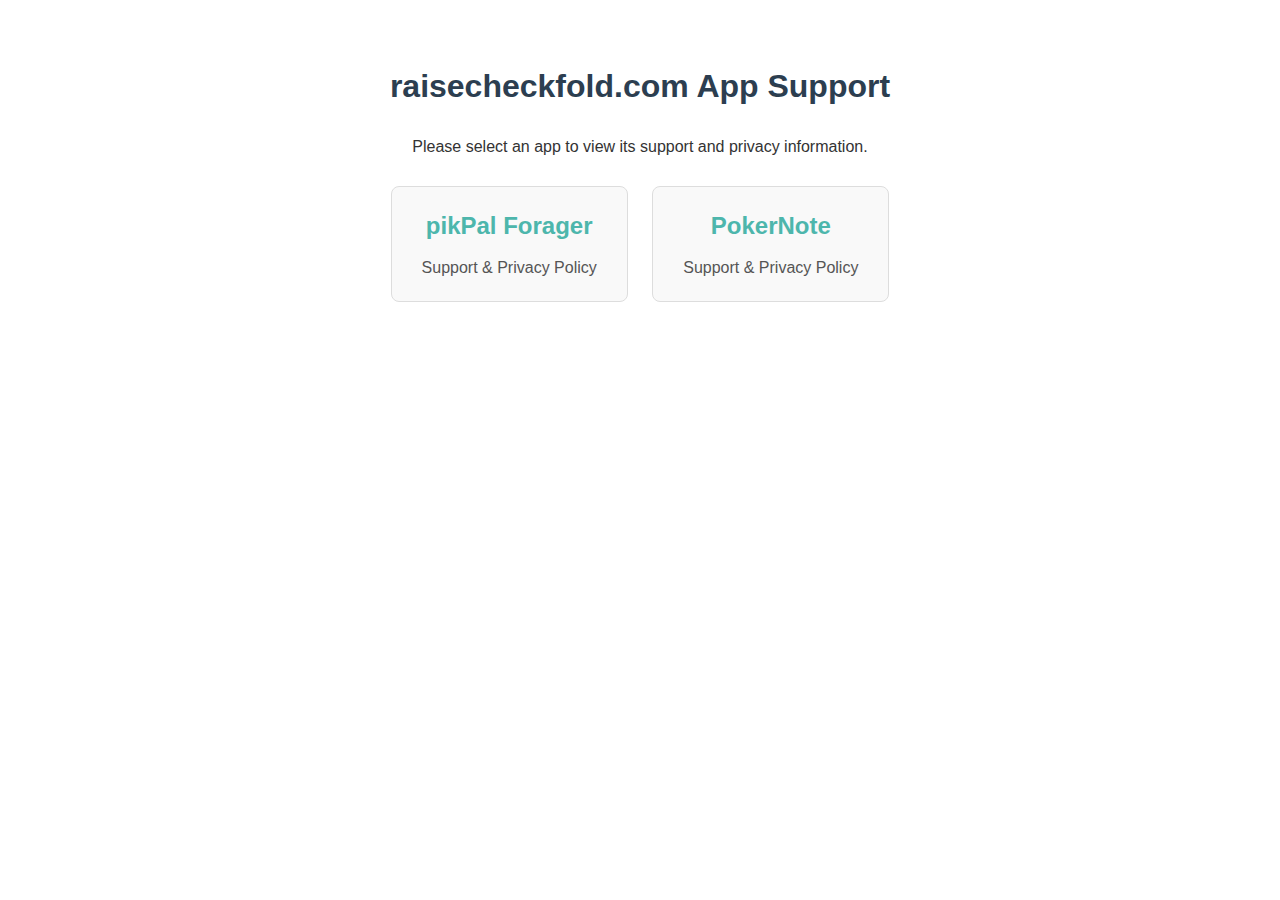
<file: index.html>
<!DOCTYPE html>
<html lang="en">
<head>
    <meta charset="UTF-8">
    <meta name="viewport" content="width=device-width, initial-scale=1.0">
    <title>raisecheckfold.com - App Support</title>
    <style>
        body { font-family: -apple-system, BlinkMacSystemFont, "Segoe UI", Roboto, "Helvetica Neue", Arial, sans-serif; line-height: 1.6; color: #333; max-width: 800px; margin: 0 auto; padding: 40px 20px; text-align: center; }
        h1 { color: #2c3e50; }
        .app-link { display: inline-block; background-color: #f9f9f9; border: 1px solid #ddd; padding: 20px 30px; border-radius: 8px; margin: 10px; text-decoration: none; color: #333; transition: transform 0.2s, box-shadow 0.2s; }
        .app-link:hover { transform: translateY(-5px); box-shadow: 0 4px 12px rgba(0,0,0,0.1); }
        .app-link h2 { margin: 0 0 10px 0; color: #4DB6AC; }
        .app-link p { margin: 0; color: #555; }
    </style>
</head>
<body>
    <h1>raisecheckfold.com App Support</h1>
    <p>Please select an app to view its support and privacy information.</p>
    <div>
        <a href="/pikpal/" class="app-link">
            <h2>pikPal Forager</h2>
            <p>Support & Privacy Policy</p>
        </a>
        <a href="/pokernote/" class="app-link">
            <h2>PokerNote</h2>
            <p>Support & Privacy Policy</p>
        </a>
    </div>
</body>
</html>
</file>
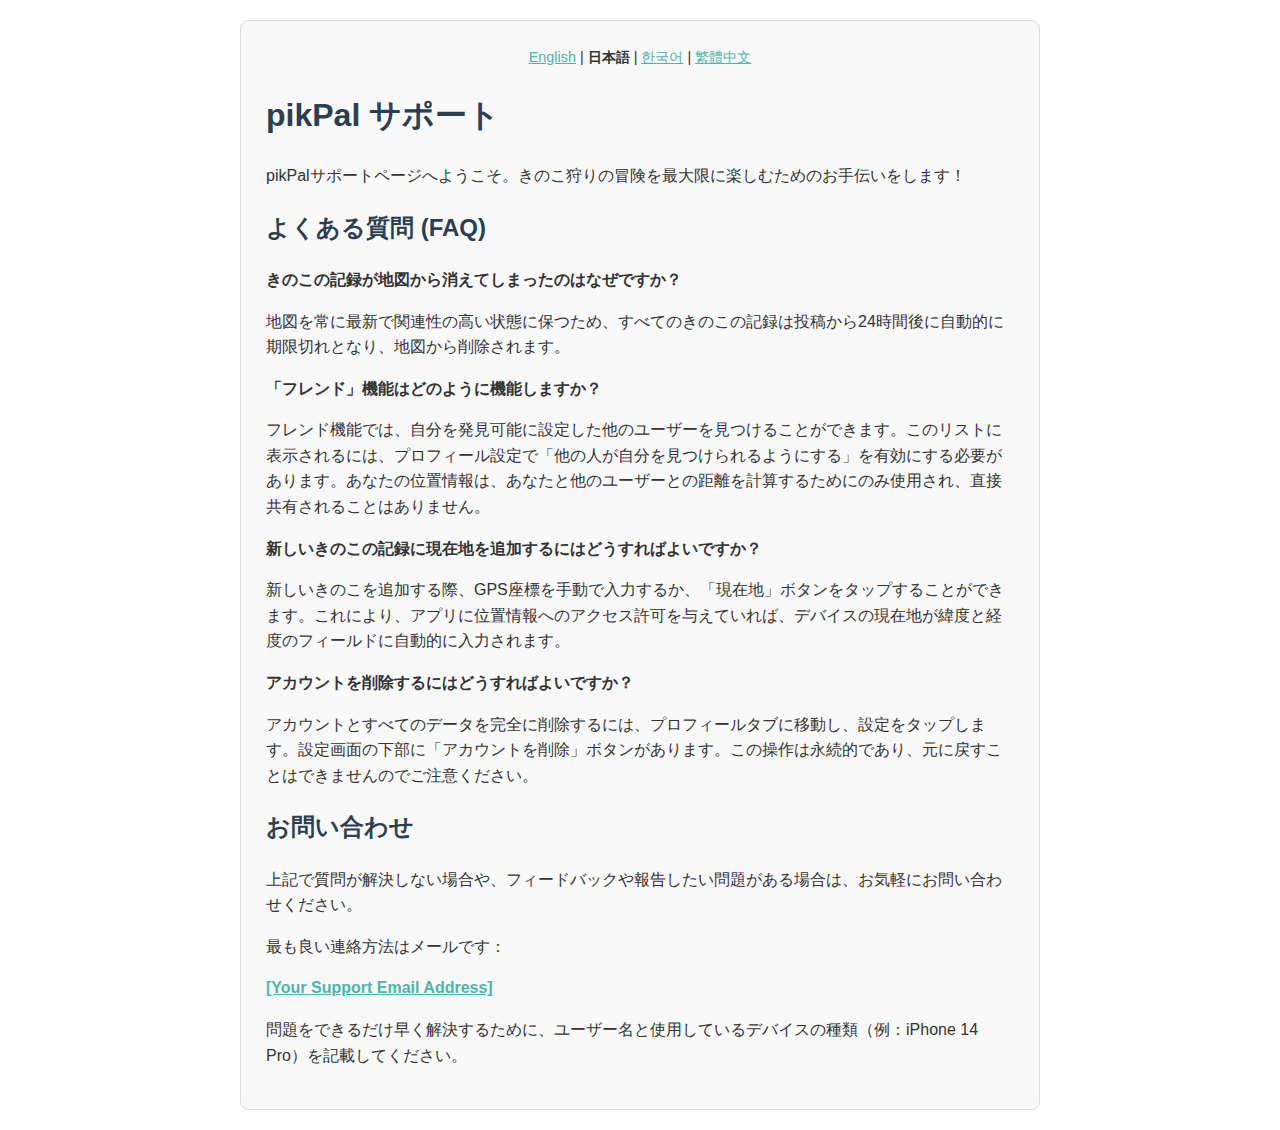
<file: ja/index.html>
<!DOCTYPE html>
<html lang="ja">
<head>
    <meta charset="UTF-8">
    <meta name="viewport" content="width=device-width, initial-scale=1.0">
    <title>pikPal サポート</title>
    <style>
        body { font-family: -apple-system, BlinkMacSystemFont, "Segoe UI", Roboto, "Helvetica Neue", Arial, sans-serif; line-height: 1.6; color: #333; max-width: 800px; margin: 0 auto; padding: 20px; }
        h1, h2, h3 { color: #2c3e50; }
        a { color: #4DB6AC; }
        .container { background-color: #f9f9f9; border: 1px solid #ddd; padding: 25px; border-radius: 8px; }
        .faq-question { font-weight: bold; }
        .lang-switcher { text-align: center; margin-bottom: 20px; font-size: 0.9em; }
    </style>
</head>
<body>
    <div class="container">
        <div class="lang-switcher">
            <a href="../index.html">English</a> | <strong>日本語</strong> | <a href="../ko/index.html">한국어</a> | <a href="../zh-hant/index.html">繁體中文</a>
        </div>
        <h1>pikPal サポート</h1>
        <p>pikPalサポートページへようこそ。きのこ狩りの冒険を最大限に楽しむためのお手伝いをします！</p>

        <h2>よくある質問 (FAQ)</h2>

        <p class="faq-question">きのこの記録が地図から消えてしまったのはなぜですか？</p>
        <p>地図を常に最新で関連性の高い状態に保つため、すべてのきのこの記録は投稿から24時間後に自動的に期限切れとなり、地図から削除されます。</p>

        <p class="faq-question">「フレンド」機能はどのように機能しますか？</p>
        <p>フレンド機能では、自分を発見可能に設定した他のユーザーを見つけることができます。このリストに表示されるには、プロフィール設定で「他の人が自分を見つけられるようにする」を有効にする必要があります。あなたの位置情報は、あなたと他のユーザーとの距離を計算するためにのみ使用され、直接共有されることはありません。</p>

        <p class="faq-question">新しいきのこの記録に現在地を追加するにはどうすればよいですか？</p>
        <p>新しいきのこを追加する際、GPS座標を手動で入力するか、「現在地」ボタンをタップすることができます。これにより、アプリに位置情報へのアクセス許可を与えていれば、デバイスの現在地が緯度と経度のフィールドに自動的に入力されます。</p>
        
        <p class="faq-question">アカウントを削除するにはどうすればよいですか？</p>
        <p>アカウントとすべてのデータを完全に削除するには、プロフィールタブに移動し、設定をタップします。設定画面の下部に「アカウントを削除」ボタンがあります。この操作は永続的であり、元に戻すことはできませんのでご注意ください。</p>

        <h2>お問い合わせ</h2>
        <p>上記で質問が解決しない場合や、フィードバックや報告したい問題がある場合は、お気軽にお問い合わせください。</p>
        <p>最も良い連絡方法はメールです：</p>
        <p><a href="mailto:[Your Support Email Address]"><strong>[Your Support Email Address]</strong></a></p>
        <p>問題をできるだけ早く解決するために、ユーザー名と使用しているデバイスの種類（例：iPhone 14 Pro）を記載してください。</p>
    </div>
</body>
</html>
</file>
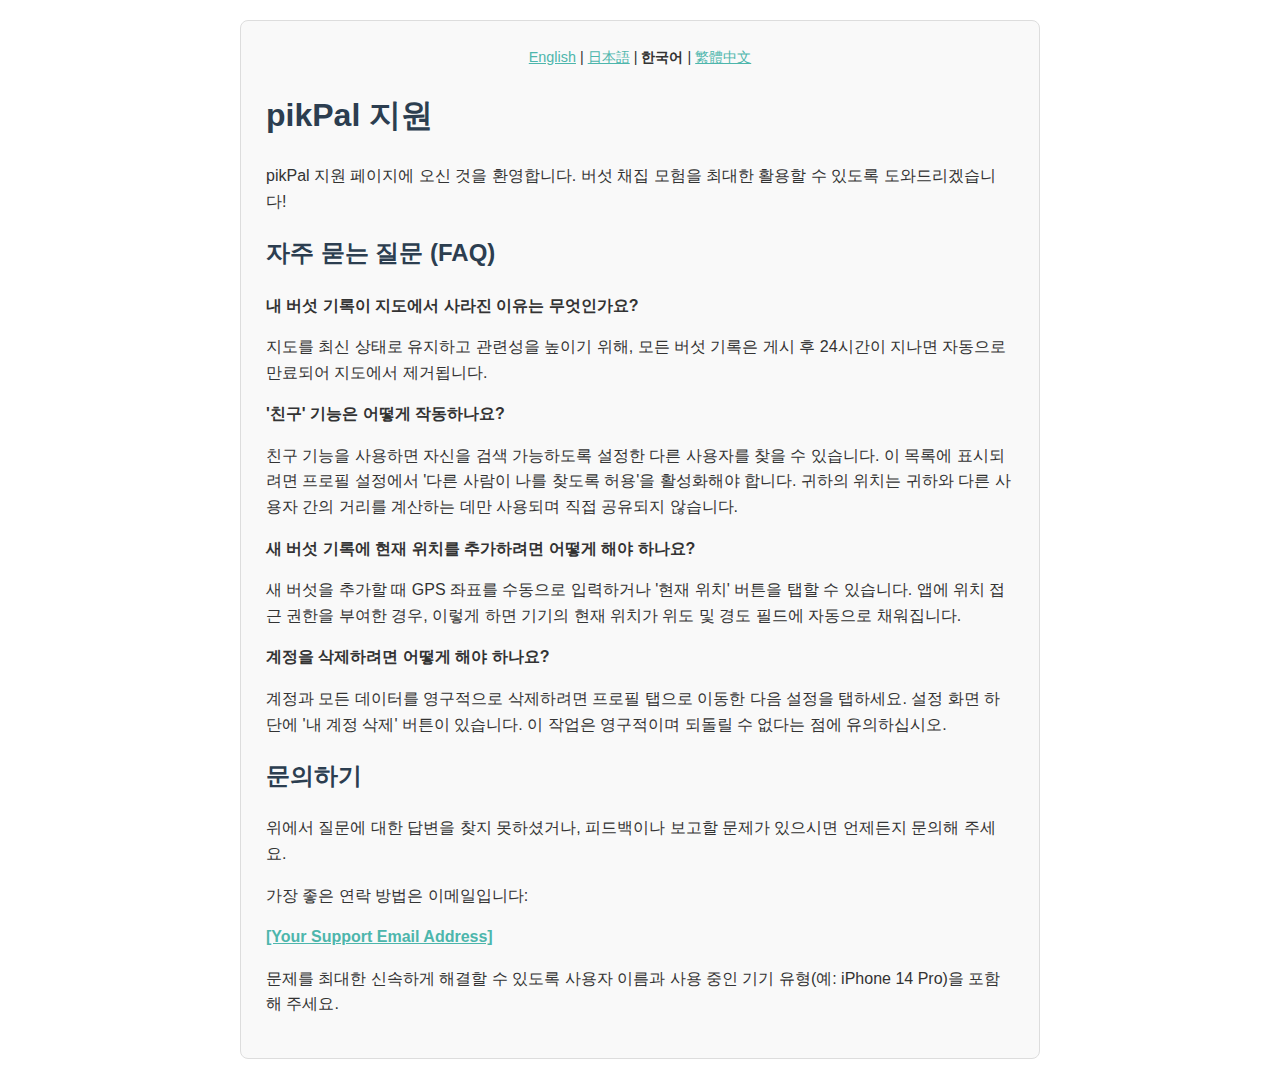
<file: ko/index.html>
<!DOCTYPE html>
<html lang="ko">
<head>
    <meta charset="UTF-8">
    <meta name="viewport" content="width=device-width, initial-scale=1.0">
    <title>pikPal 지원</title>
    <style>
        body { font-family: -apple-system, BlinkMacSystemFont, "Segoe UI", Roboto, "Helvetica Neue", Arial, sans-serif; line-height: 1.6; color: #333; max-width: 800px; margin: 0 auto; padding: 20px; }
        h1, h2, h3 { color: #2c3e50; }
        a { color: #4DB6AC; }
        .container { background-color: #f9f9f9; border: 1px solid #ddd; padding: 25px; border-radius: 8px; }
        .faq-question { font-weight: bold; }
        .lang-switcher { text-align: center; margin-bottom: 20px; font-size: 0.9em; }
    </style>
</head>
<body>
    <div class="container">
        <div class="lang-switcher">
            <a href="../index.html">English</a> | <a href="../ja/index.html">日本語</a> | <strong>한국어</strong> | <a href="../zh-hant/index.html">繁體中文</a>
        </div>
        <h1>pikPal 지원</h1>
        <p>pikPal 지원 페이지에 오신 것을 환영합니다. 버섯 채집 모험을 최대한 활용할 수 있도록 도와드리겠습니다!</p>

        <h2>자주 묻는 질문 (FAQ)</h2>

        <p class="faq-question">내 버섯 기록이 지도에서 사라진 이유는 무엇인가요?</p>
        <p>지도를 최신 상태로 유지하고 관련성을 높이기 위해, 모든 버섯 기록은 게시 후 24시간이 지나면 자동으로 만료되어 지도에서 제거됩니다.</p>

        <p class="faq-question">'친구' 기능은 어떻게 작동하나요?</p>
        <p>친구 기능을 사용하면 자신을 검색 가능하도록 설정한 다른 사용자를 찾을 수 있습니다. 이 목록에 표시되려면 프로필 설정에서 '다른 사람이 나를 찾도록 허용'을 활성화해야 합니다. 귀하의 위치는 귀하와 다른 사용자 간의 거리를 계산하는 데만 사용되며 직접 공유되지 않습니다.</p>

        <p class="faq-question">새 버섯 기록에 현재 위치를 추가하려면 어떻게 해야 하나요?</p>
        <p>새 버섯을 추가할 때 GPS 좌표를 수동으로 입력하거나 '현재 위치' 버튼을 탭할 수 있습니다. 앱에 위치 접근 권한을 부여한 경우, 이렇게 하면 기기의 현재 위치가 위도 및 경도 필드에 자동으로 채워집니다.</p>
        
        <p class="faq-question">계정을 삭제하려면 어떻게 해야 하나요?</p>
        <p>계정과 모든 데이터를 영구적으로 삭제하려면 프로필 탭으로 이동한 다음 설정을 탭하세요. 설정 화면 하단에 '내 계정 삭제' 버튼이 있습니다. 이 작업은 영구적이며 되돌릴 수 없다는 점에 유의하십시오.</p>

        <h2>문의하기</h2>
        <p>위에서 질문에 대한 답변을 찾지 못하셨거나, 피드백이나 보고할 문제가 있으시면 언제든지 문의해 주세요.</p>
        <p>가장 좋은 연락 방법은 이메일입니다:</p>
        <p><a href="mailto:[Your Support Email Address]"><strong>[Your Support Email Address]</strong></a></p>
        <p>문제를 최대한 신속하게 해결할 수 있도록 사용자 이름과 사용 중인 기기 유형(예: iPhone 14 Pro)을 포함해 주세요.</p>
    </div>
</body>
</html>
</file>
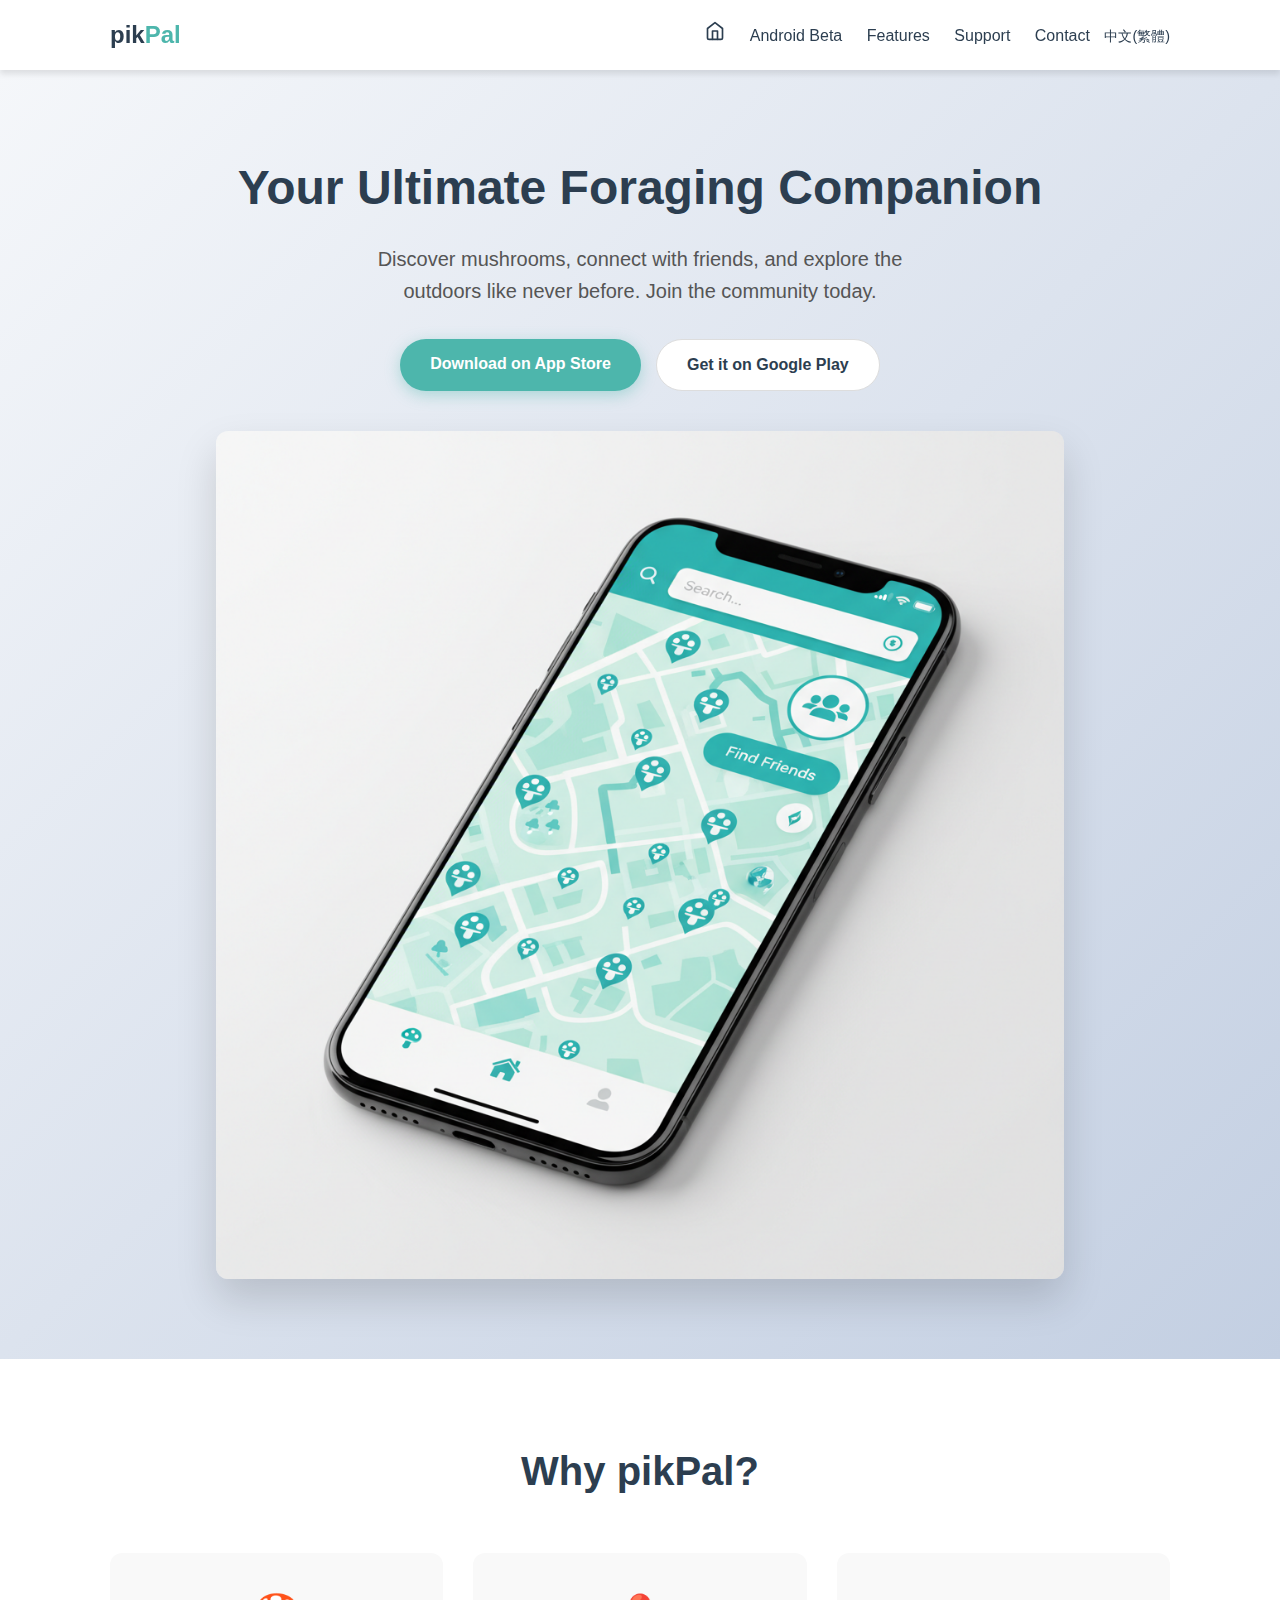
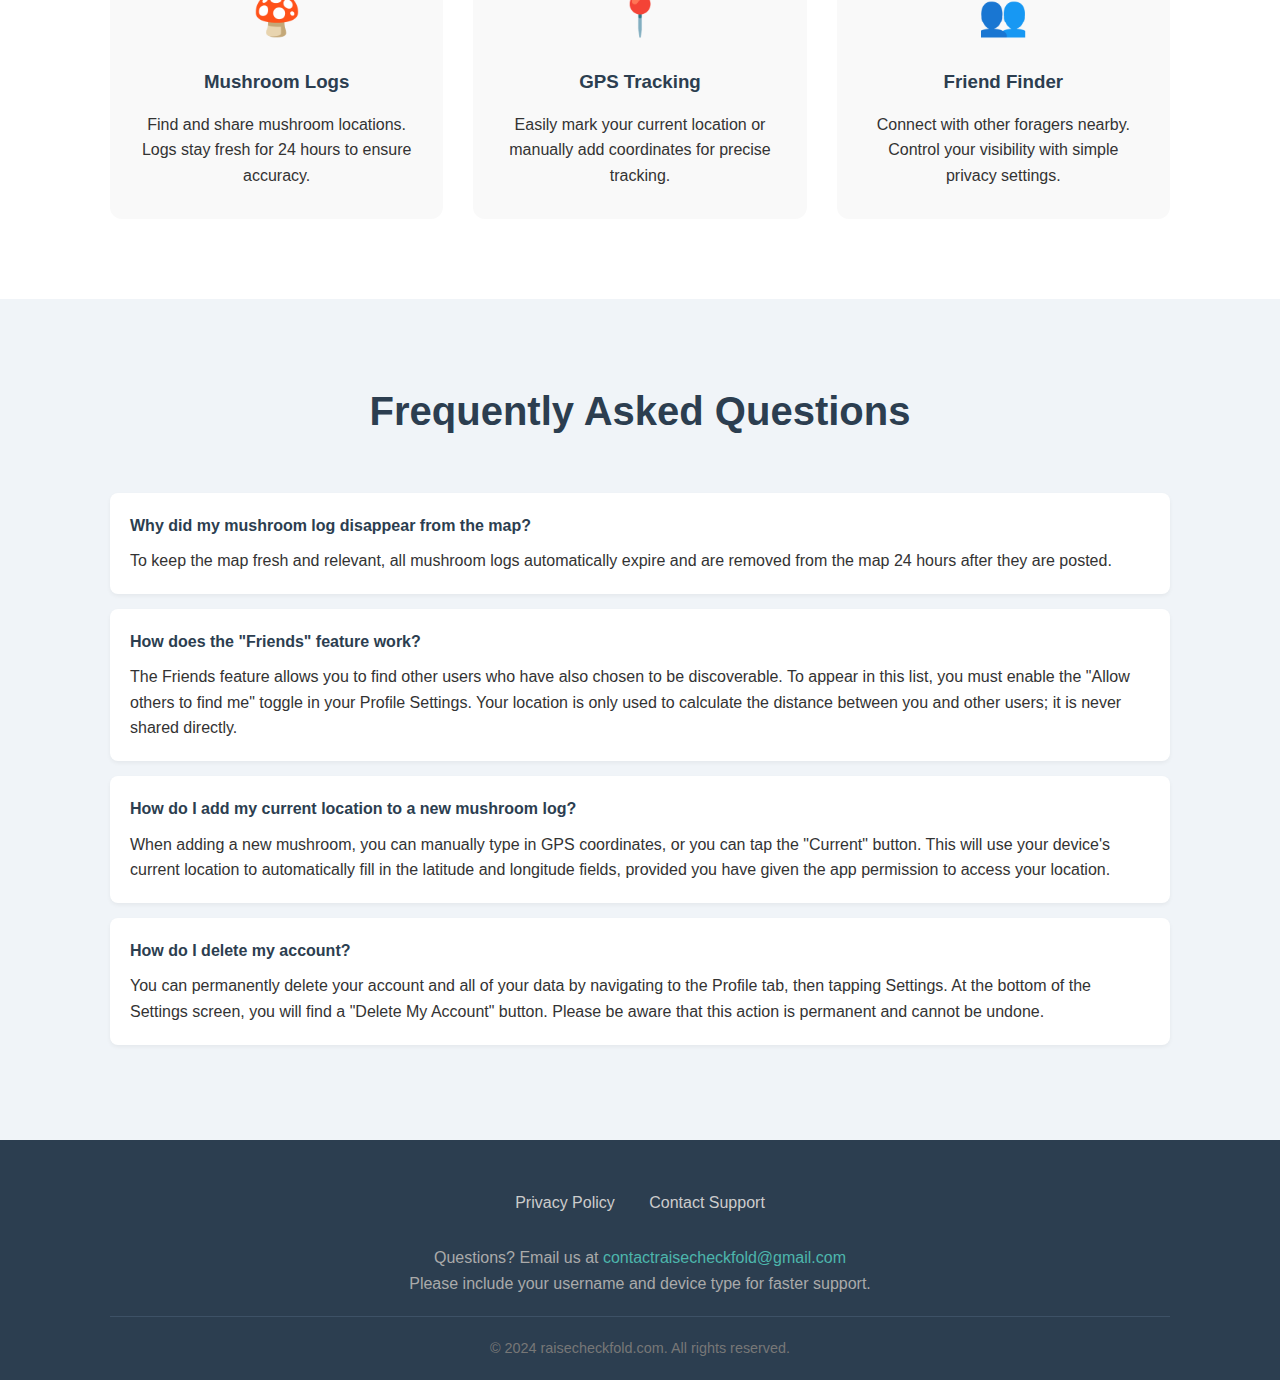
<file: pikpalinfo/index.html>
<!DOCTYPE html>
<html lang="en">

<head>
    <meta charset="UTF-8">
    <meta name="viewport" content="width=device-width, initial-scale=1.0">
    <title>pikPal - Foraging Companion & Friend Finder</title>
    <link rel="stylesheet" href="style.css">
</head>

<body>
    <!-- Header -->
    <header>
        <div class="container">
            <nav>
                <a href="#" class="logo">pik<span>Pal</span></a>
                <div class="nav-links">
                    <a href="https://www.raisecheckfold.com" aria-label="RaiseCheckFold Home"
                        style="display: inline-flex; align-items: center;">
                        <svg xmlns="http://www.w3.org/2000/svg" width="20" height="20" viewBox="0 0 24 24" fill="none"
                            stroke="currentColor" stroke-width="2" stroke-linecap="round" stroke-linejoin="round">
                            <path d="M3 9l9-7 9 7v11a2 2 0 0 1-2 2H5a2 2 0 0 1-2-2z"></path>
                            <polyline points="9 22 9 12 15 12 15 22"></polyline>
                        </svg>
                    </a>
                    <a href="https://pikpal-android-beta-access-54035758115.us-west1.run.app">Android Beta</a>
                    <a href="#features">Features</a>
                    <a href="#faq">Support</a>
                    <a href="#contact">Contact</a>
                    <a href="zh-hant/index.html" style="margin-left: 10px; font-size: 0.9em;">中文(繁體)</a>
                </div>
            </nav>
        </div>
    </header>

    <!-- Hero Section -->
    <section class="hero">
        <div class="container">
            <div class="hero-content">
                <h1>Your Ultimate Foraging Companion</h1>
                <p>Discover mushrooms, connect with friends, and explore the outdoors like never before. Join the
                    community today.</p>
                <div class="cta-buttons">
                    <a href="#" class="btn btn-primary">Download on App Store</a>
                    <a href="android-beta.html" class="btn btn-secondary">Get it on Google Play</a>
                </div>
            </div>
            <div class="hero-image">
                <img src="app_mockup.png" alt="pikPal App Interface">
            </div>
        </div>
    </section>

    <!-- Features Section -->
    <section id="features" class="features">
        <div class="container">
            <h2 class="section-title">Why pikPal?</h2>
            <div class="features-grid">
                <div class="feature-card">
                    <div class="feature-icon">🍄</div>
                    <h3>Mushroom Logs</h3>
                    <p>Find and share mushroom locations. Logs stay fresh for 24 hours to ensure accuracy.</p>
                </div>
                <div class="feature-card">
                    <div class="feature-icon">📍</div>
                    <h3>GPS Tracking</h3>
                    <p>Easily mark your current location or manually add coordinates for precise tracking.</p>
                </div>
                <div class="feature-card">
                    <div class="feature-icon">👥</div>
                    <h3>Friend Finder</h3>
                    <p>Connect with other foragers nearby. Control your visibility with simple privacy settings.</p>
                </div>
            </div>
        </div>
    </section>

    <!-- FAQ Section -->
    <section id="faq" class="faq">
        <div class="container">
            <h2 class="section-title">Frequently Asked Questions</h2>

            <div class="faq-item">
                <span class="faq-question">Why did my mushroom log disappear from the map?</span>
                <p>To keep the map fresh and relevant, all mushroom logs automatically expire and are removed from the
                    map 24 hours after they are posted.</p>
            </div>

            <div class="faq-item">
                <span class="faq-question">How does the "Friends" feature work?</span>
                <p>The Friends feature allows you to find other users who have also chosen to be discoverable. To appear
                    in this list, you must enable the "Allow others to find me" toggle in your Profile Settings. Your
                    location is only used to calculate the distance between you and other users; it is never shared
                    directly.</p>
            </div>

            <div class="faq-item">
                <span class="faq-question">How do I add my current location to a new mushroom log?</span>
                <p>When adding a new mushroom, you can manually type in GPS coordinates, or you can tap the "Current"
                    button. This will use your device's current location to automatically fill in the latitude and
                    longitude fields, provided you have given the app permission to access your location.</p>
            </div>

            <div class="faq-item">
                <span class="faq-question">How do I delete my account?</span>
                <p>You can permanently delete your account and all of your data by navigating to the Profile tab, then
                    tapping Settings. At the bottom of the Settings screen, you will find a "Delete My Account" button.
                    Please be aware that this action is permanent and cannot be undone.</p>
            </div>
        </div>
    </section>

    <!-- Footer -->
    <footer id="contact">
        <div class="container">
            <div class="footer-links">
                <a href="privacy-policy.html">Privacy Policy</a>
                <a href="mailto:contactraisecheckfold@gmail.com">Contact Support</a>
            </div>
            <div class="contact-info">
                <p>Questions? Email us at <a
                        href="mailto:contactraisecheckfold@gmail.com">contactraisecheckfold@gmail.com</a></p>
                <p>Please include your username and device type for faster support.</p>
            </div>
            <div class="copyright">
                <p>&copy; 2024 raisecheckfold.com. All rights reserved.</p>
            </div>
        </div>
    </footer>
</body>

</html>
</file>
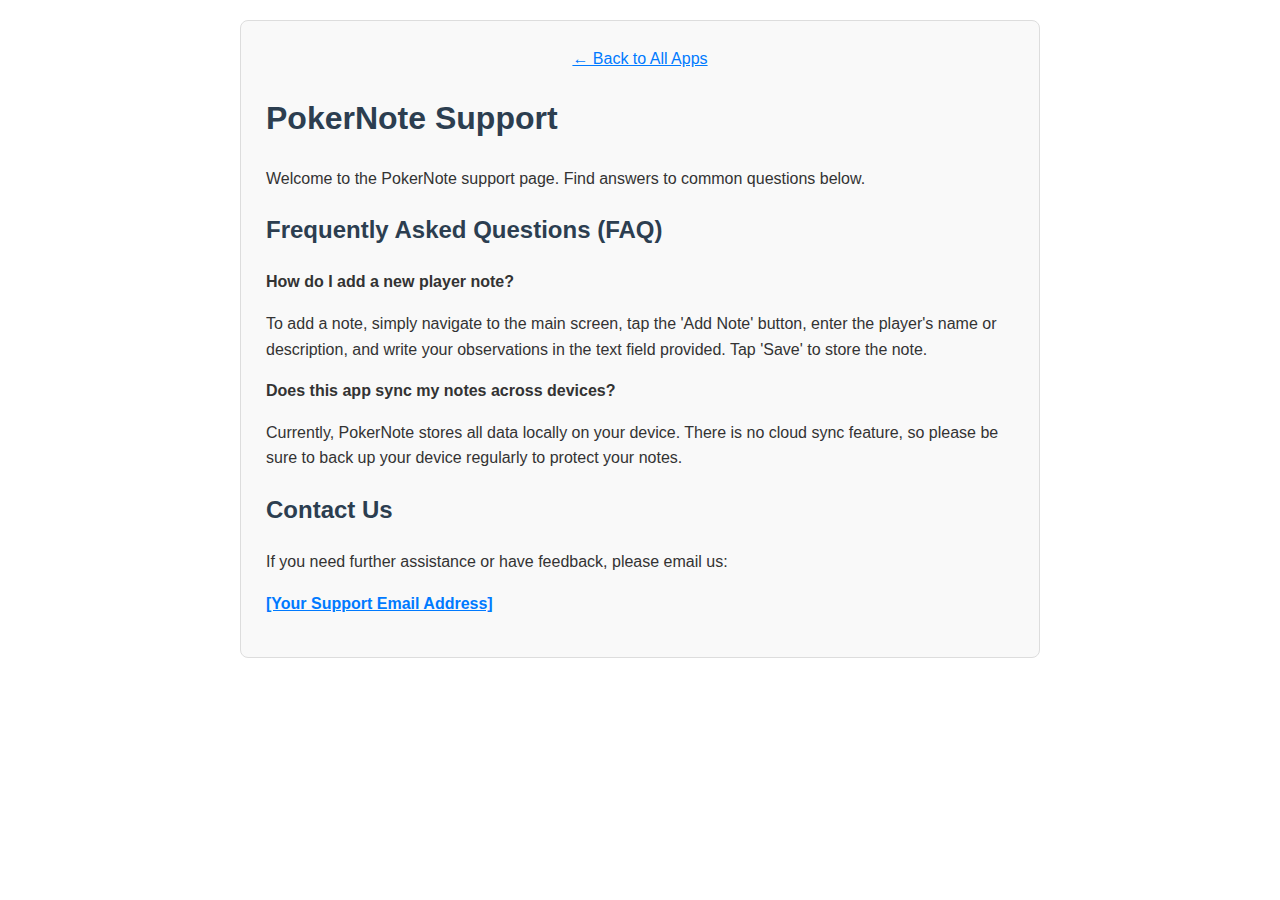
<file: pokerplayernote/index.html>
<!DOCTYPE html>
<html lang="en">
<head>
    <meta charset="UTF-8">
    <meta name="viewport" content="width=device-width, initial-scale=1.0">
    <title>PokerNote Support</title>
    <style>
        body { font-family: -apple-system, BlinkMacSystemFont, "Segoe UI", Roboto, "Helvetica Neue", Arial, sans-serif; line-height: 1.6; color: #333; max-width: 800px; margin: 0 auto; padding: 20px; }
        h1, h2 { color: #2c3e50; }
        a { color: #007AFF; }
        .container { background-color: #f9f9f9; border: 1px solid #ddd; padding: 25px; border-radius: 8px; }
        .faq-question { font-weight: bold; }
        .home-link { display: block; text-align: center; margin-bottom: 20px; }
    </style>
</head>
<body>
    <div class="container">
        <a href="../" class="home-link">&larr; Back to All Apps</a>
        <h1>PokerNote Support</h1>
        <p>Welcome to the PokerNote support page. Find answers to common questions below.</p>

        <h2>Frequently Asked Questions (FAQ)</h2>

        <p class="faq-question">How do I add a new player note?</p>
        <p>To add a note, simply navigate to the main screen, tap the 'Add Note' button, enter the player's name or description, and write your observations in the text field provided. Tap 'Save' to store the note.</p>

        <p class="faq-question">Does this app sync my notes across devices?</p>
        <p>Currently, PokerNote stores all data locally on your device. There is no cloud sync feature, so please be sure to back up your device regularly to protect your notes.</p>
        
        <h2>Contact Us</h2>
        <p>If you need further assistance or have feedback, please email us:</p>
        <p><a href="mailto:[Your Support Email Address]"><strong>[Your Support Email Address]</strong></a></p>
    </div>
</body>
</html>
</file>
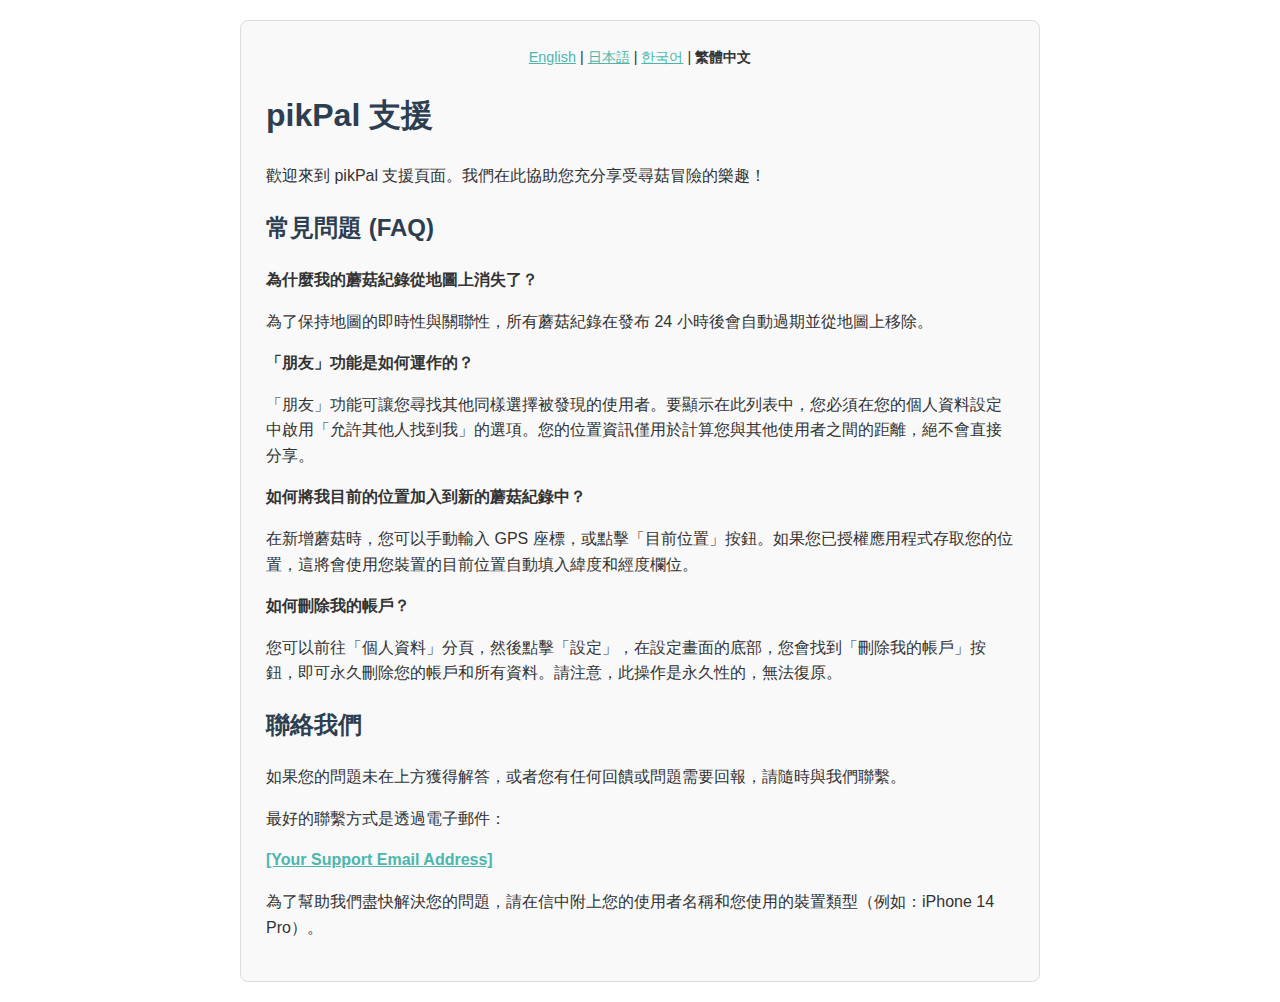
<file: zh-hant/index.html>
<!DOCTYPE html>
<html lang="zh-Hant">
<head>
    <meta charset="UTF-8">
    <meta name="viewport" content="width=device-width, initial-scale=1.0">
    <title>pikPal 支援</title>
    <style>
        body { font-family: -apple-system, BlinkMacSystemFont, "Segoe UI", Roboto, "Helvetica Neue", Arial, sans-serif; line-height: 1.6; color: #333; max-width: 800px; margin: 0 auto; padding: 20px; }
        h1, h2, h3 { color: #2c3e50; }
        a { color: #4DB6AC; }
        .container { background-color: #f9f9f9; border: 1px solid #ddd; padding: 25px; border-radius: 8px; }
        .faq-question { font-weight: bold; }
        .lang-switcher { text-align: center; margin-bottom: 20px; font-size: 0.9em; }
    </style>
</head>
<body>
    <div class="container">
        <div class="lang-switcher">
            <a href="../index.html">English</a> | <a href="../ja/index.html">日本語</a> | <a href="../ko/index.html">한국어</a> | <strong>繁體中文</strong>
        </div>
        <h1>pikPal 支援</h1>
        <p>歡迎來到 pikPal 支援頁面。我們在此協助您充分享受尋菇冒險的樂趣！</p>

        <h2>常見問題 (FAQ)</h2>

        <p class="faq-question">為什麼我的蘑菇紀錄從地圖上消失了？</p>
        <p>為了保持地圖的即時性與關聯性，所有蘑菇紀錄在發布 24 小時後會自動過期並從地圖上移除。</p>

        <p class="faq-question">「朋友」功能是如何運作的？</p>
        <p>「朋友」功能可讓您尋找其他同樣選擇被發現的使用者。要顯示在此列表中，您必須在您的個人資料設定中啟用「允許其他人找到我」的選項。您的位置資訊僅用於計算您與其他使用者之間的距離，絕不會直接分享。</p>

        <p class="faq-question">如何將我目前的位置加入到新的蘑菇紀錄中？</p>
        <p>在新增蘑菇時，您可以手動輸入 GPS 座標，或點擊「目前位置」按鈕。如果您已授權應用程式存取您的位置，這將會使用您裝置的目前位置自動填入緯度和經度欄位。</p>
        
        <p class="faq-question">如何刪除我的帳戶？</p>
        <p>您可以前往「個人資料」分頁，然後點擊「設定」，在設定畫面的底部，您會找到「刪除我的帳戶」按鈕，即可永久刪除您的帳戶和所有資料。請注意，此操作是永久性的，無法復原。</p>

        <h2>聯絡我們</h2>
        <p>如果您的問題未在上方獲得解答，或者您有任何回饋或問題需要回報，請隨時與我們聯繫。</p>
        <p>最好的聯繫方式是透過電子郵件：</p>
        <p><a href="mailto:[Your Support Email Address]"><strong>[Your Support Email Address]</strong></a></p>
        <p>為了幫助我們盡快解決您的問題，請在信中附上您的使用者名稱和您使用的裝置類型（例如：iPhone 14 Pro）。</p>
    </div>
</body>
</html>
</file>
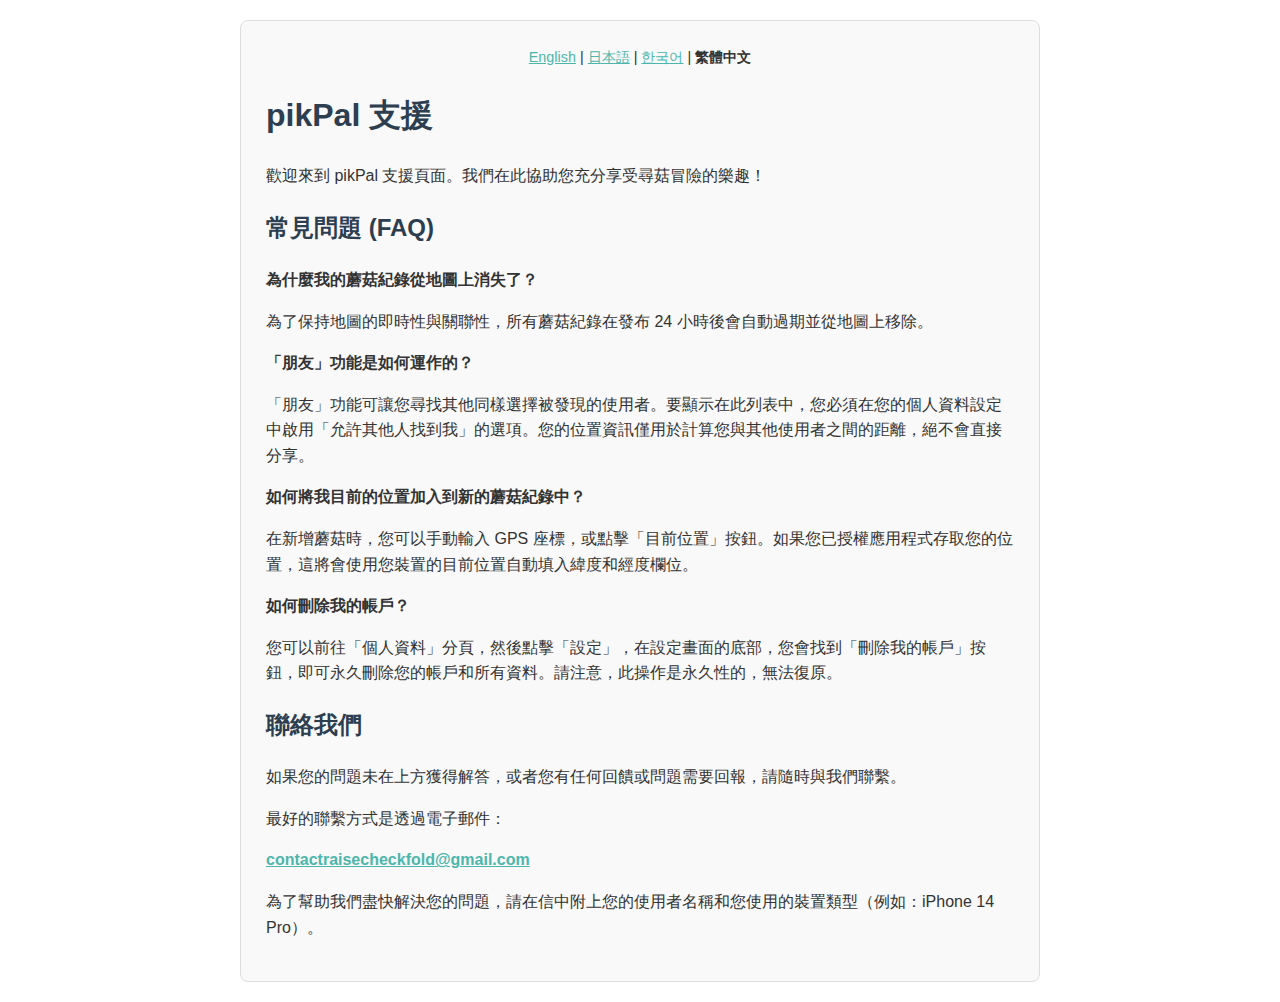
<file: pikpalinfo/zh-hant/index.html>
<!DOCTYPE html>
<html lang="zh-Hant">
<head>
    <meta charset="UTF-8">
    <meta name="viewport" content="width=device-width, initial-scale=1.0">
    <title>pikPal 支援</title>
    <style>
        body { font-family: -apple-system, BlinkMacSystemFont, "Segoe UI", Roboto, "Helvetica Neue", Arial, sans-serif; line-height: 1.6; color: #333; max-width: 800px; margin: 0 auto; padding: 20px; }
        h1, h2, h3 { color: #2c3e50; }
        a { color: #4DB6AC; }
        .container { background-color: #f9f9f9; border: 1px solid #ddd; padding: 25px; border-radius: 8px; }
        .faq-question { font-weight: bold; }
        .lang-switcher { text-align: center; margin-bottom: 20px; font-size: 0.9em; }
    </style>
</head>
<body>
    <div class="container">
        <div class="lang-switcher">
            <a href="../index.html">English</a> | <a href="../ja/index.html">日本語</a> | <a href="../ko/index.html">한국어</a> | <strong>繁體中文</strong>
        </div>
        <h1>pikPal 支援</h1>
        <p>歡迎來到 pikPal 支援頁面。我們在此協助您充分享受尋菇冒險的樂趣！</p>

        <h2>常見問題 (FAQ)</h2>

        <p class="faq-question">為什麼我的蘑菇紀錄從地圖上消失了？</p>
        <p>為了保持地圖的即時性與關聯性，所有蘑菇紀錄在發布 24 小時後會自動過期並從地圖上移除。</p>

        <p class="faq-question">「朋友」功能是如何運作的？</p>
        <p>「朋友」功能可讓您尋找其他同樣選擇被發現的使用者。要顯示在此列表中，您必須在您的個人資料設定中啟用「允許其他人找到我」的選項。您的位置資訊僅用於計算您與其他使用者之間的距離，絕不會直接分享。</p>

        <p class="faq-question">如何將我目前的位置加入到新的蘑菇紀錄中？</p>
        <p>在新增蘑菇時，您可以手動輸入 GPS 座標，或點擊「目前位置」按鈕。如果您已授權應用程式存取您的位置，這將會使用您裝置的目前位置自動填入緯度和經度欄位。</p>
        
        <p class="faq-question">如何刪除我的帳戶？</p>
        <p>您可以前往「個人資料」分頁，然後點擊「設定」，在設定畫面的底部，您會找到「刪除我的帳戶」按鈕，即可永久刪除您的帳戶和所有資料。請注意，此操作是永久性的，無法復原。</p>

        <h2>聯絡我們</h2>
        <p>如果您的問題未在上方獲得解答，或者您有任何回饋或問題需要回報，請隨時與我們聯繫。</p>
        <p>最好的聯繫方式是透過電子郵件：</p>

        <p><a href="mailto:contactraisecheckfold@gmail.com"><strong>contactraisecheckfold@gmail.com</strong></a></p>
        <p>為了幫助我們盡快解決您的問題，請在信中附上您的使用者名稱和您使用的裝置類型（例如：iPhone 14 Pro）。</p>
    </div>
</body>
</html>
</file>
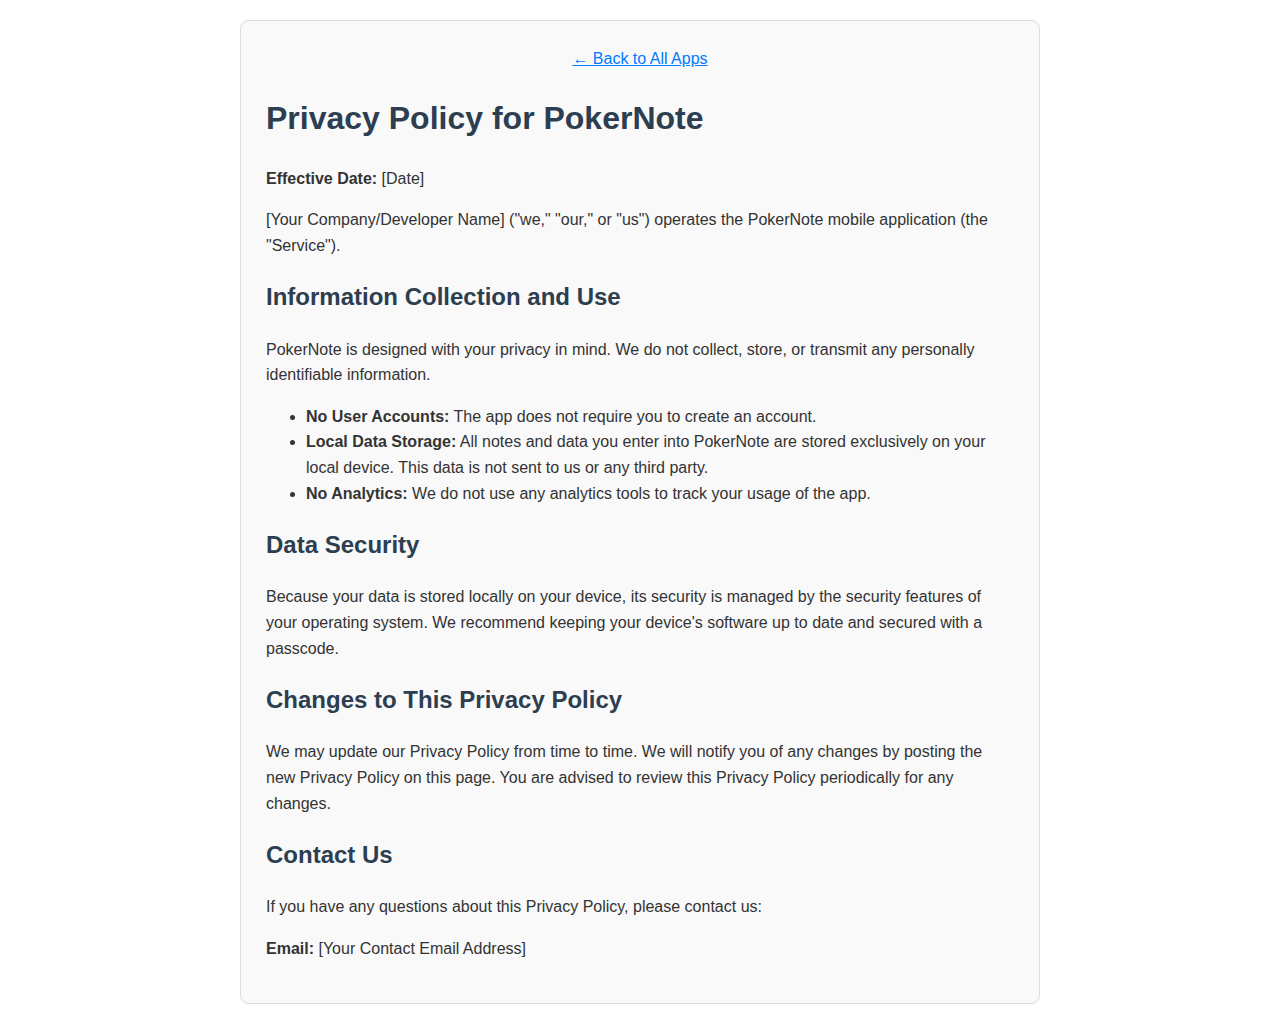
<file: pokerplayernote/privacy/index.html>
<!DOCTYPE html>
<html lang="en">
<head>
    <meta charset="UTF-8">
    <meta name="viewport" content="width=device-width, initial-scale=1.0">
    <title>PokerNote Privacy Policy</title>
    <style>
        body { font-family: -apple-system, BlinkMacSystemFont, "Segoe UI", Roboto, "Helvetica Neue", Arial, sans-serif; line-height: 1.6; color: #333; max-width: 800px; margin: 0 auto; padding: 20px; }
        h1, h2 { color: #2c3e50; }
        a { color: #007AFF; }
        .container { background-color: #f9f9f9; border: 1px solid #ddd; padding: 25px; border-radius: 8px; }
        .home-link { display: block; text-align: center; margin-bottom: 20px; }
    </style>
</head>
<body>
    <div class="container">
        <a href="../" class="home-link">&larr; Back to All Apps</a>
        <h1>Privacy Policy for PokerNote</h1>
        <p><strong>Effective Date:</strong> [Date]</p>
        <p>[Your Company/Developer Name] ("we," "our," or "us") operates the PokerNote mobile application (the "Service").</p>

        <h2>Information Collection and Use</h2>
        <p>PokerNote is designed with your privacy in mind. We do not collect, store, or transmit any personally identifiable information.</p>
        <ul>
            <li><strong>No User Accounts:</strong> The app does not require you to create an account.</li>
            <li><strong>Local Data Storage:</strong> All notes and data you enter into PokerNote are stored exclusively on your local device. This data is not sent to us or any third party.</li>
            <li><strong>No Analytics:</strong> We do not use any analytics tools to track your usage of the app.</li>
        </ul>

        <h2>Data Security</h2>
        <p>Because your data is stored locally on your device, its security is managed by the security features of your operating system. We recommend keeping your device's software up to date and secured with a passcode.</p>

        <h2>Changes to This Privacy Policy</h2>
        <p>We may update our Privacy Policy from time to time. We will notify you of any changes by posting the new Privacy Policy on this page. You are advised to review this Privacy Policy periodically for any changes.</p>

        <h2>Contact Us</h2>
        <p>If you have any questions about this Privacy Policy, please contact us:</p>
        <p><strong>Email:</strong> [Your Contact Email Address]</p>
    </div>
</body>
</html>
</file>
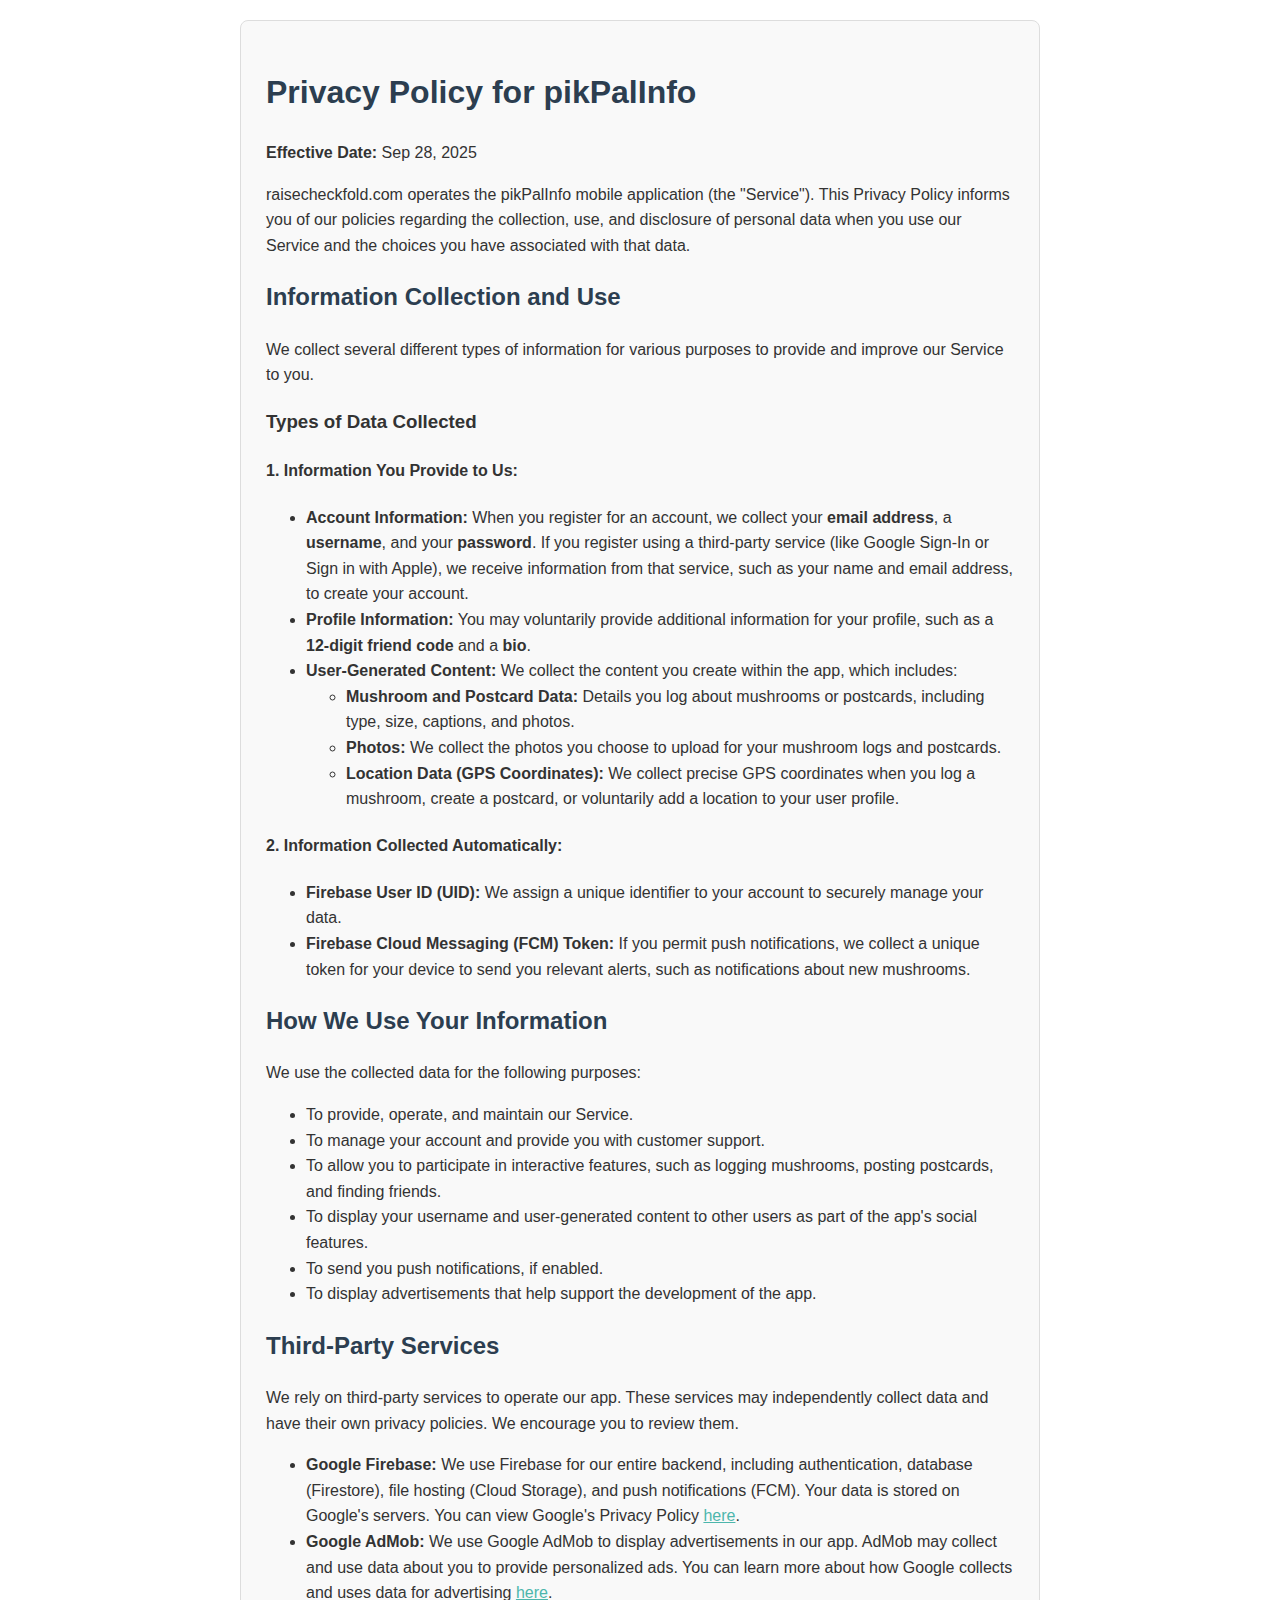
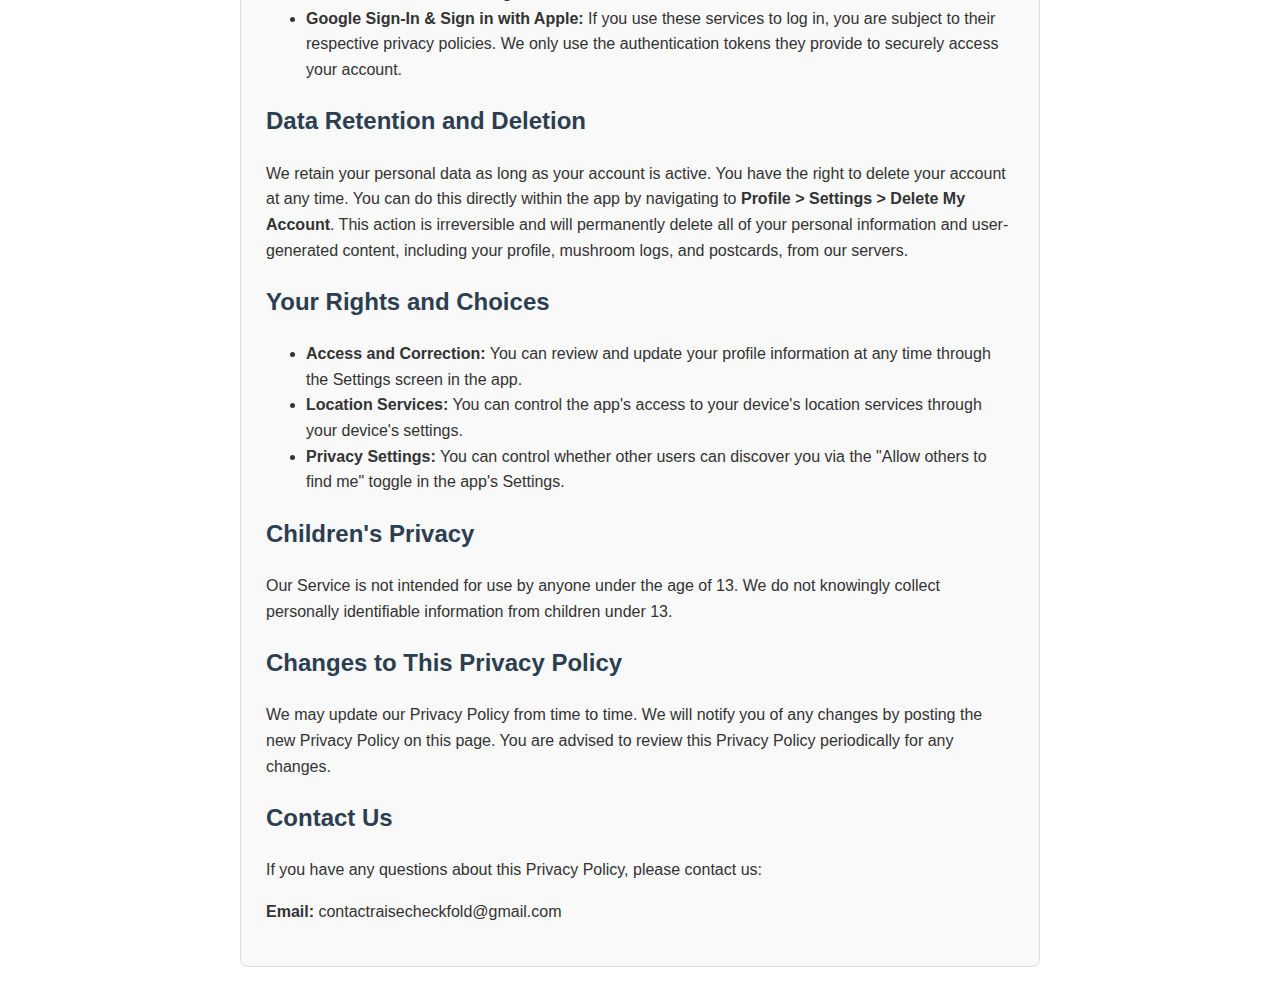
<file: privacy-policy.html>
<!DOCTYPE html>
<html lang="en">
<head>
    <meta charset="UTF-8">
    <meta name="viewport" content="width=device-width, initial-scale=1.0">
    <title>Privacy Policy for pikPal</title>
    <style>
        body {
            font-family: -apple-system, BlinkMacSystemFont, "Segoe UI", Roboto, "Helvetica Neue", Arial, sans-serif;
            line-height: 1.6;
            color: #333;
            max-width: 800px;
            margin: 0 auto;
            padding: 20px;
        }
        h1, h2 {
            color: #2c3e50;
        }
        a {
            color: #4DB6AC;
        }
        .container {
            background-color: #f9f9f9;
            border: 1px solid #ddd;
            padding: 25px;
            border-radius: 8px;
        }
    </style>
</head>
<body>
    <div class="container">
        <h1>Privacy Policy for pikPalInfo</h1>
        <p><strong>Effective Date:</strong> Sep 28, 2025</p>

        <p>
            raisecheckfold.com  operates the pikPalInfo mobile application (the "Service"). This Privacy Policy informs you of our policies regarding the collection, use, and disclosure of personal data when you use our Service and the choices you have associated with that data.
        </p>

        <h2>Information Collection and Use</h2>
        <p>We collect several different types of information for various purposes to provide and improve our Service to you.</p>

        <h3>Types of Data Collected</h3>
        <h4>1. Information You Provide to Us:</h4>
        <ul>
            <li><strong>Account Information:</strong> When you register for an account, we collect your <strong>email address</strong>, a <strong>username</strong>, and your <strong>password</strong>. If you register using a third-party service (like Google Sign-In or Sign in with Apple), we receive information from that service, such as your name and email address, to create your account.</li>
            <li><strong>Profile Information:</strong> You may voluntarily provide additional information for your profile, such as a <strong>12-digit friend code</strong> and a <strong>bio</strong>.</li>
            <li><strong>User-Generated Content:</strong> We collect the content you create within the app, which includes:
                <ul>
                    <li><strong>Mushroom and Postcard Data:</strong> Details you log about mushrooms or postcards, including type, size, captions, and photos.</li>
                    <li><strong>Photos:</strong> We collect the photos you choose to upload for your mushroom logs and postcards.</li>
                    <li><strong>Location Data (GPS Coordinates):</strong> We collect precise GPS coordinates when you log a mushroom, create a postcard, or voluntarily add a location to your user profile.</li>
                </ul>
            </li>
        </ul>

        <h4>2. Information Collected Automatically:</h4>
        <ul>
            <li><strong>Firebase User ID (UID):</strong> We assign a unique identifier to your account to securely manage your data.</li>
            <li><strong>Firebase Cloud Messaging (FCM) Token:</strong> If you permit push notifications, we collect a unique token for your device to send you relevant alerts, such as notifications about new mushrooms.</li>
        </ul>

        <h2>How We Use Your Information</h2>
        <p>We use the collected data for the following purposes:</p>
        <ul>
            <li>To provide, operate, and maintain our Service.</li>
            <li>To manage your account and provide you with customer support.</li>
            <li>To allow you to participate in interactive features, such as logging mushrooms, posting postcards, and finding friends.</li>
            <li>To display your username and user-generated content to other users as part of the app's social features.</li>
            <li>To send you push notifications, if enabled.</li>
            <li>To display advertisements that help support the development of the app.</li>
        </ul>

        <h2>Third-Party Services</h2>
        <p>We rely on third-party services to operate our app. These services may independently collect data and have their own privacy policies. We encourage you to review them.</p>
        <ul>
            <li><strong>Google Firebase:</strong> We use Firebase for our entire backend, including authentication, database (Firestore), file hosting (Cloud Storage), and push notifications (FCM). Your data is stored on Google's servers. You can view Google's Privacy Policy <a href="https://policies.google.com/privacy" target="_blank">here</a>.</li>
            <li><strong>Google AdMob:</strong> We use Google AdMob to display advertisements in our app. AdMob may collect and use data about you to provide personalized ads. You can learn more about how Google collects and uses data for advertising <a href="https://policies.google.com/technologies/ads" target="_blank">here</a>.</li>
            <li><strong>Google Sign-In & Sign in with Apple:</strong> If you use these services to log in, you are subject to their respective privacy policies. We only use the authentication tokens they provide to securely access your account.</li>
        </ul>

        <h2>Data Retention and Deletion</h2>
        <p>
            We retain your personal data as long as your account is active. You have the right to delete your account at any time. You can do this directly within the app by navigating to <strong>Profile > Settings > Delete My Account</strong>. This action is irreversible and will permanently delete all of your personal information and user-generated content, including your profile, mushroom logs, and postcards, from our servers.
        </p>

        <h2>Your Rights and Choices</h2>
        <ul>
            <li><strong>Access and Correction:</strong> You can review and update your profile information at any time through the Settings screen in the app.</li>
            <li><strong>Location Services:</strong> You can control the app's access to your device's location services through your device's settings.</li>
            <li><strong>Privacy Settings:</strong> You can control whether other users can discover you via the "Allow others to find me" toggle in the app's Settings.</li>
        </ul>

        <h2>Children's Privacy</h2>
        <p>Our Service is not intended for use by anyone under the age of 13. We do not knowingly collect personally identifiable information from children under 13.</p>

        <h2>Changes to This Privacy Policy</h2>
        <p>We may update our Privacy Policy from time to time. We will notify you of any changes by posting the new Privacy Policy on this page. You are advised to review this Privacy Policy periodically for any changes.</p>

        <h2>Contact Us</h2>
        <p>If you have any questions about this Privacy Policy, please contact us:</p>
        <p><strong>Email:</strong> contactraisecheckfold@gmail.com</p>
    </div>
</body>
</html>
</file>
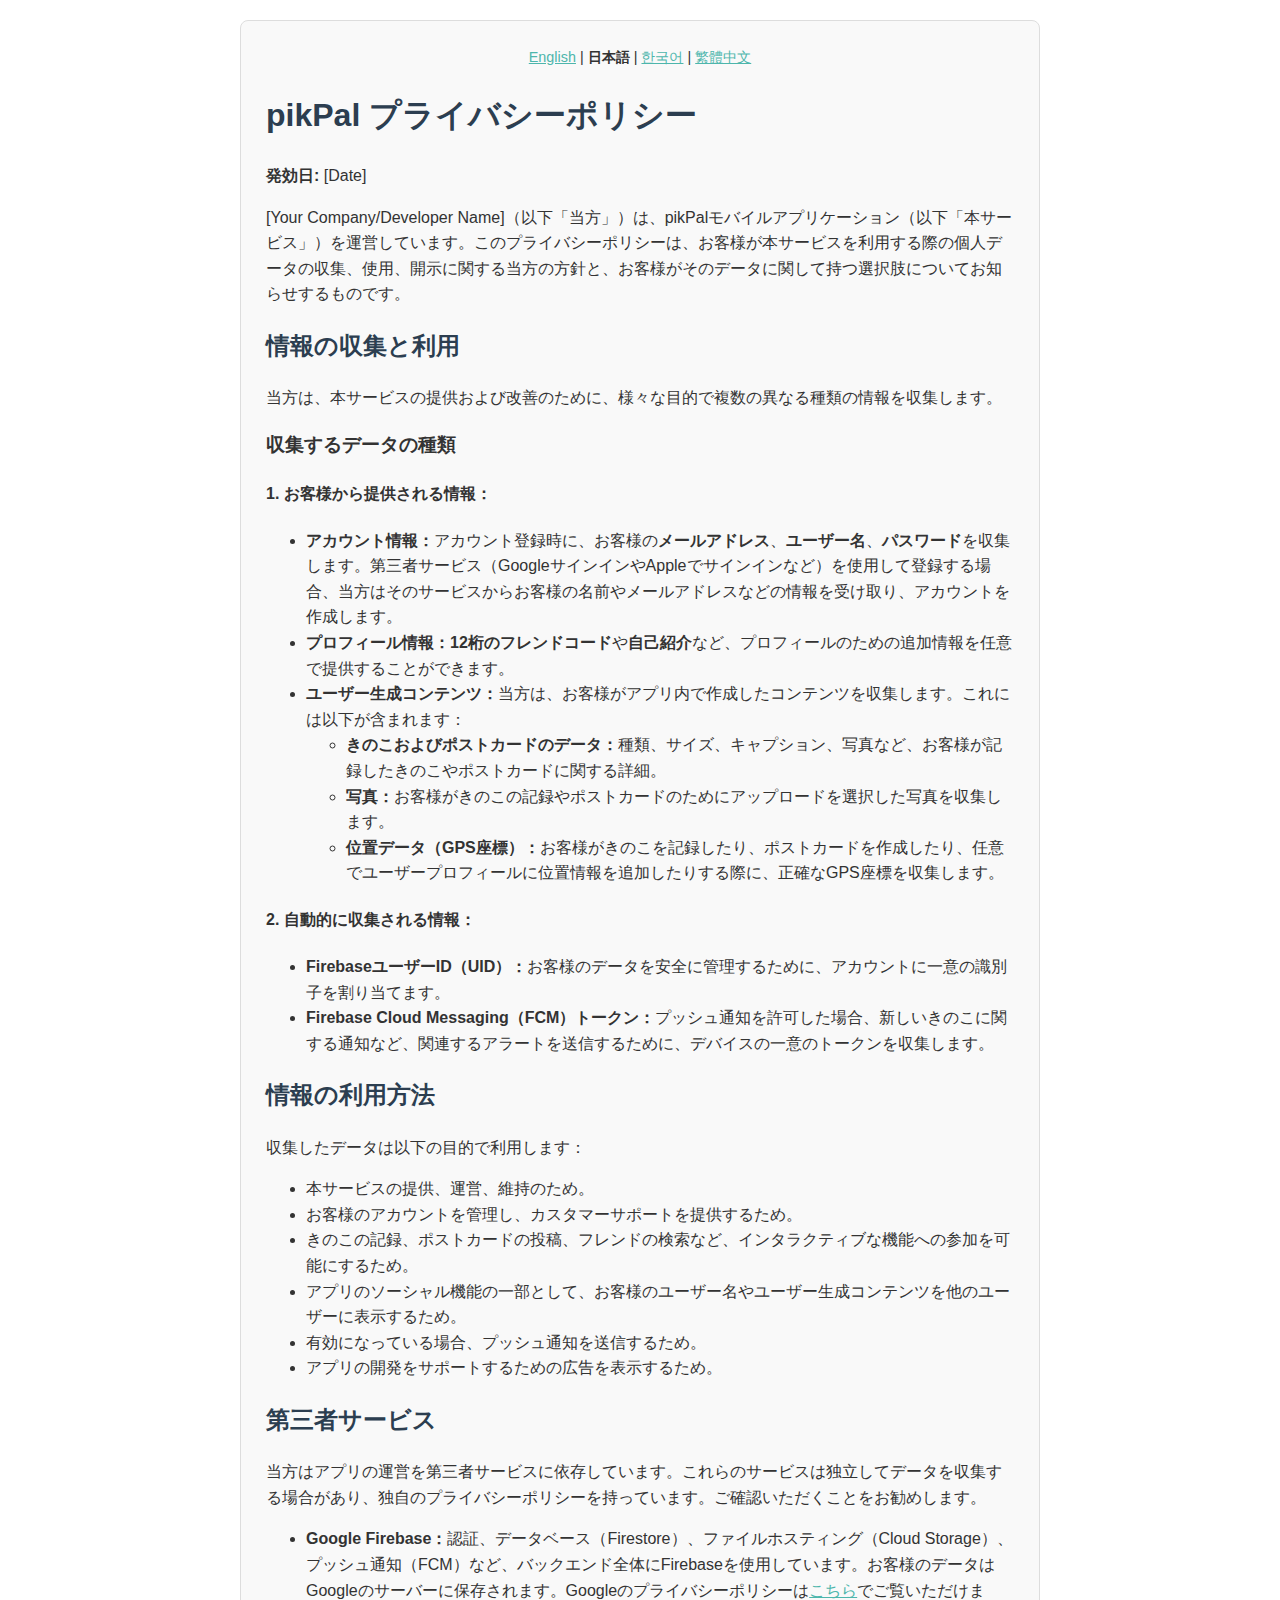
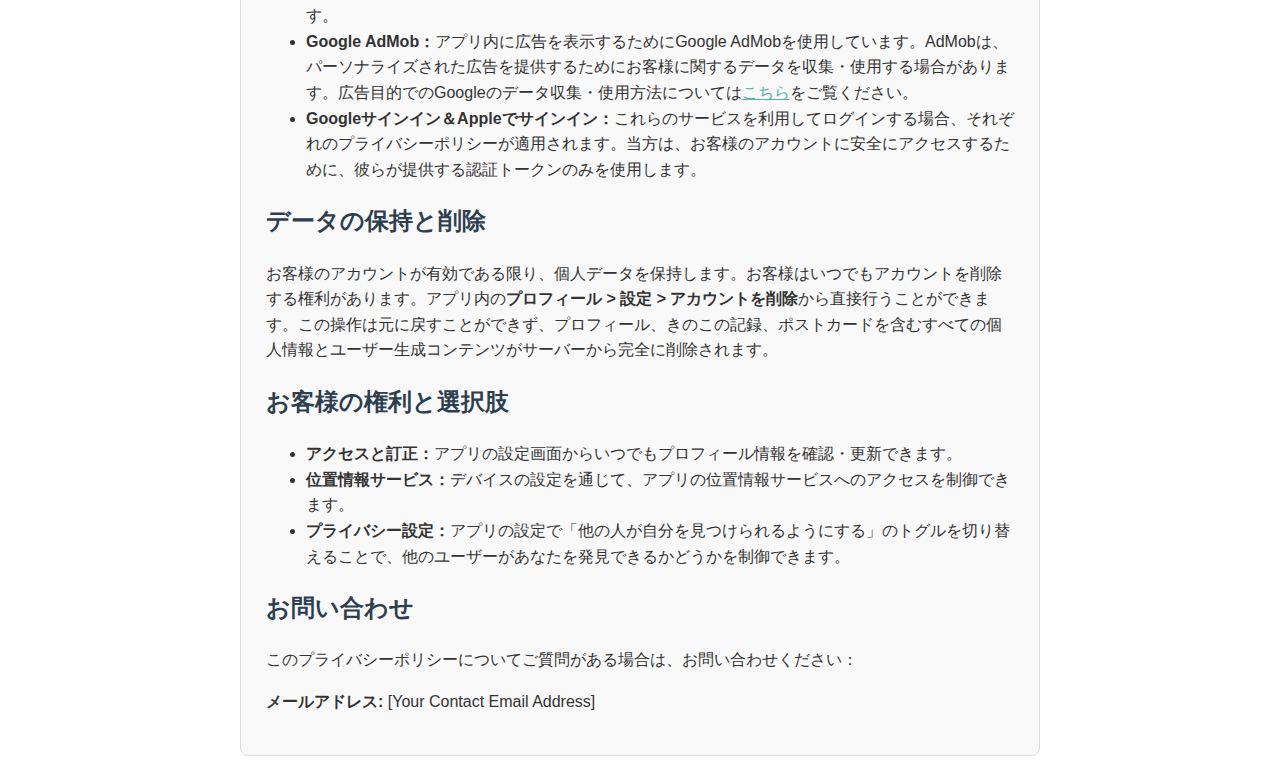
<file: ja/privacy-policy.html>
<!DOCTYPE html>
<html lang="ja">
<head>
    <meta charset="UTF-8">
    <meta name="viewport" content="width=device-width, initial-scale=1.0">
    <title>pikPal プライバシーポリシー</title>
    <style>
        body { font-family: -apple-system, BlinkMacSystemFont, "Segoe UI", Roboto, "Helvetica Neue", Arial, sans-serif; line-height: 1.6; color: #333; max-width: 800px; margin: 0 auto; padding: 20px; }
        h1, h2 { color: #2c3e50; }
        a { color: #4DB6AC; }
        .container { background-color: #f9f9f9; border: 1px solid #ddd; padding: 25px; border-radius: 8px; }
        .lang-switcher { text-align: center; margin-bottom: 20px; font-size: 0.9em; }
    </style>
</head>
<body>
    <div class="container">
        <div class="lang-switcher">
            <a href="../privacy.html">English</a> | <strong>日本語</strong> | <a href="../ko/privacy.html">한국어</a> | <a href="../zh-hant/privacy.html">繁體中文</a>
        </div>
        <h1>pikPal プライバシーポリシー</h1>
        <p><strong>発効日:</strong> [Date]</p>
        <p>[Your Company/Developer Name]（以下「当方」）は、pikPalモバイルアプリケーション（以下「本サービス」）を運営しています。このプライバシーポリシーは、お客様が本サービスを利用する際の個人データの収集、使用、開示に関する当方の方針と、お客様がそのデータに関して持つ選択肢についてお知らせするものです。</p>
        
        <h2>情報の収集と利用</h2>
        <p>当方は、本サービスの提供および改善のために、様々な目的で複数の異なる種類の情報を収集します。</p>
        
        <h3>収集するデータの種類</h3>
        <h4>1. お客様から提供される情報：</h4>
        <ul>
            <li><strong>アカウント情報：</strong>アカウント登録時に、お客様の<strong>メールアドレス</strong>、<strong>ユーザー名</strong>、<strong>パスワード</strong>を収集します。第三者サービス（GoogleサインインやAppleでサインインなど）を使用して登録する場合、当方はそのサービスからお客様の名前やメールアドレスなどの情報を受け取り、アカウントを作成します。</li>
            <li><strong>プロフィール情報：</strong><strong>12桁のフレンドコード</strong>や<strong>自己紹介</strong>など、プロフィールのための追加情報を任意で提供することができます。</li>
            <li><strong>ユーザー生成コンテンツ：</strong>当方は、お客様がアプリ内で作成したコンテンツを収集します。これには以下が含まれます：
                <ul>
                    <li><strong>きのこおよびポストカードのデータ：</strong>種類、サイズ、キャプション、写真など、お客様が記録したきのこやポストカードに関する詳細。</li>
                    <li><strong>写真：</strong>お客様がきのこの記録やポストカードのためにアップロードを選択した写真を収集します。</li>
                    <li><strong>位置データ（GPS座標）：</strong>お客様がきのこを記録したり、ポストカードを作成したり、任意でユーザープロフィールに位置情報を追加したりする際に、正確なGPS座標を収集します。</li>
                </ul>
            </li>
        </ul>
        <h4>2. 自動的に収集される情報：</h4>
        <ul>
            <li><strong>FirebaseユーザーID（UID）：</strong>お客様のデータを安全に管理するために、アカウントに一意の識別子を割り当てます。</li>
            <li><strong>Firebase Cloud Messaging（FCM）トークン：</strong>プッシュ通知を許可した場合、新しいきのこに関する通知など、関連するアラートを送信するために、デバイスの一意のトークンを収集します。</li>
        </ul>

        <h2>情報の利用方法</h2>
        <p>収集したデータは以下の目的で利用します：</p>
        <ul>
            <li>本サービスの提供、運営、維持のため。</li>
            <li>お客様のアカウントを管理し、カスタマーサポートを提供するため。</li>
            <li>きのこの記録、ポストカードの投稿、フレンドの検索など、インタラクティブな機能への参加を可能にするため。</li>
            <li>アプリのソーシャル機能の一部として、お客様のユーザー名やユーザー生成コンテンツを他のユーザーに表示するため。</li>
            <li>有効になっている場合、プッシュ通知を送信するため。</li>
            <li>アプリの開発をサポートするための広告を表示するため。</li>
        </ul>

        <h2>第三者サービス</h2>
        <p>当方はアプリの運営を第三者サービスに依存しています。これらのサービスは独立してデータを収集する場合があり、独自のプライバシーポリシーを持っています。ご確認いただくことをお勧めします。</p>
        <ul>
            <li><strong>Google Firebase：</strong>認証、データベース（Firestore）、ファイルホスティング（Cloud Storage）、プッシュ通知（FCM）など、バックエンド全体にFirebaseを使用しています。お客様のデータはGoogleのサーバーに保存されます。Googleのプライバシーポリシーは<a href="https://policies.google.com/privacy" target="_blank">こちら</a>でご覧いただけます。</li>
            <li><strong>Google AdMob：</strong>アプリ内に広告を表示するためにGoogle AdMobを使用しています。AdMobは、パーソナライズされた広告を提供するためにお客様に関するデータを収集・使用する場合があります。広告目的でのGoogleのデータ収集・使用方法については<a href="https://policies.google.com/technologies/ads" target="_blank">こちら</a>をご覧ください。</li>
            <li><strong>Googleサインイン＆Appleでサインイン：</strong>これらのサービスを利用してログインする場合、それぞれのプライバシーポリシーが適用されます。当方は、お客様のアカウントに安全にアクセスするために、彼らが提供する認証トークンのみを使用します。</li>
        </ul>

        <h2>データの保持と削除</h2>
        <p>お客様のアカウントが有効である限り、個人データを保持します。お客様はいつでもアカウントを削除する権利があります。アプリ内の<strong>プロフィール > 設定 > アカウントを削除</strong>から直接行うことができます。この操作は元に戻すことができず、プロフィール、きのこの記録、ポストカードを含むすべての個人情報とユーザー生成コンテンツがサーバーから完全に削除されます。</p>

        <h2>お客様の権利と選択肢</h2>
        <ul>
            <li><strong>アクセスと訂正：</strong>アプリの設定画面からいつでもプロフィール情報を確認・更新できます。</li>
            <li><strong>位置情報サービス：</strong>デバイスの設定を通じて、アプリの位置情報サービスへのアクセスを制御できます。</li>
            <li><strong>プライバシー設定：</strong>アプリの設定で「他の人が自分を見つけられるようにする」のトグルを切り替えることで、他のユーザーがあなたを発見できるかどうかを制御できます。</li>
        </ul>

        <h2>お問い合わせ</h2>
        <p>このプライバシーポリシーについてご質問がある場合は、お問い合わせください：</p>
        <p><strong>メールアドレス:</strong> [Your Contact Email Address]</p>
    </div>
</body>
</html>
</file>
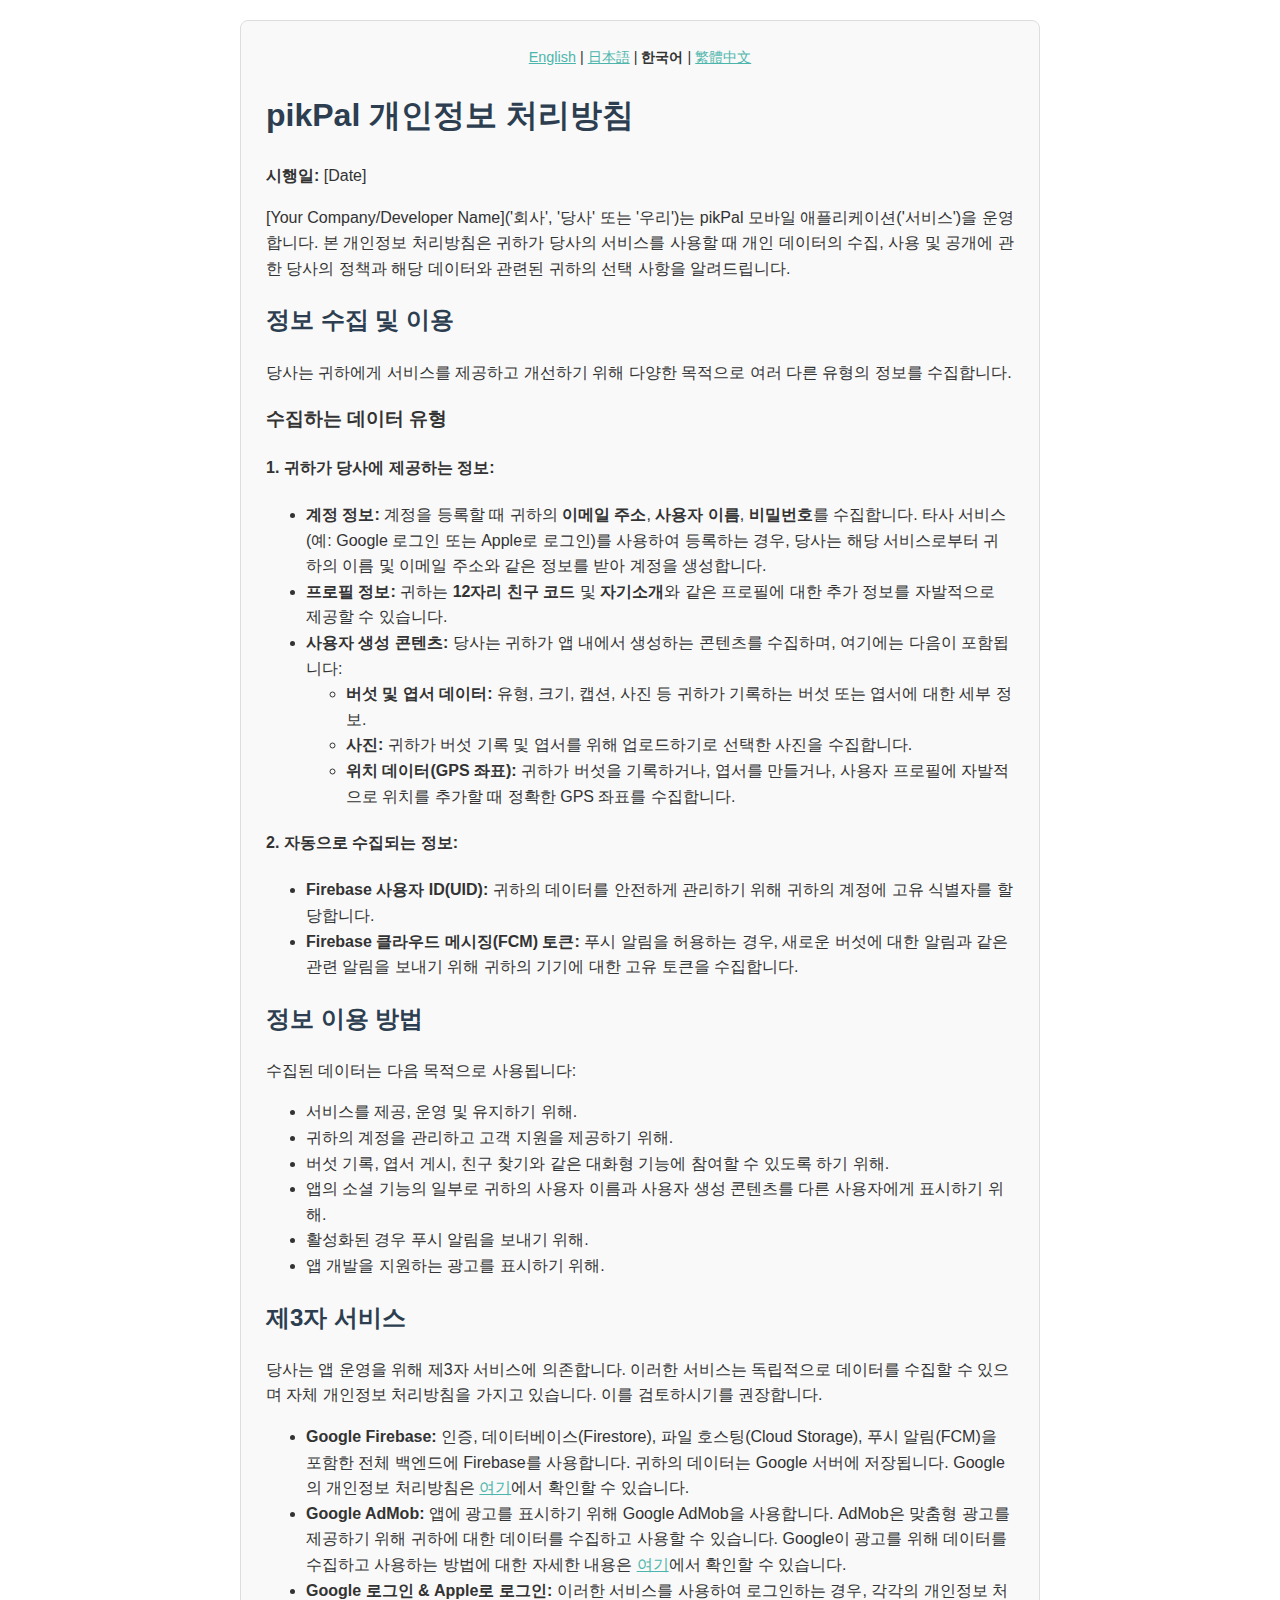
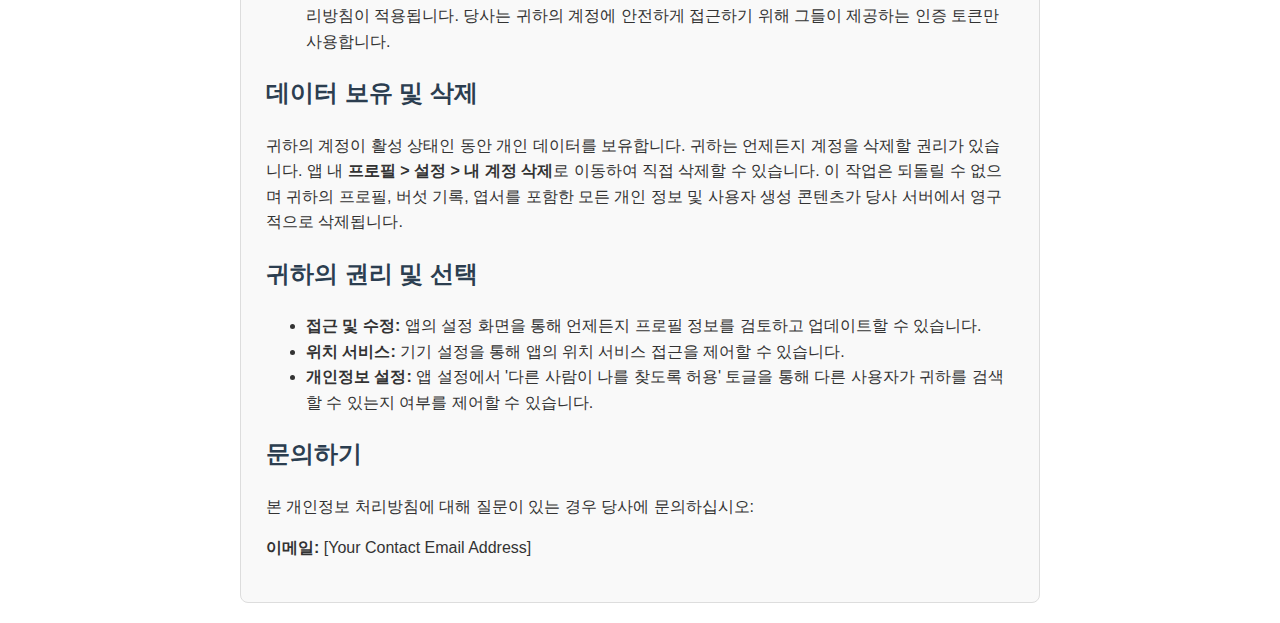
<file: ko/privacy=policy.html>
<!DOCTYPE html>
<html lang="ko">
<head>
    <meta charset="UTF-8">
    <meta name="viewport" content="width=device-width, initial-scale=1.0">
    <title>pikPal 개인정보 처리방침</title>
    <style>
        body { font-family: -apple-system, BlinkMacSystemFont, "Segoe UI", Roboto, "Helvetica Neue", Arial, sans-serif; line-height: 1.6; color: #333; max-width: 800px; margin: 0 auto; padding: 20px; }
        h1, h2 { color: #2c3e50; }
        a { color: #4DB6AC; }
        .container { background-color: #f9f9f9; border: 1px solid #ddd; padding: 25px; border-radius: 8px; }
        .lang-switcher { text-align: center; margin-bottom: 20px; font-size: 0.9em; }
    </style>
</head>
<body>
    <div class="container">
        <div class="lang-switcher">
            <a href="../privacy.html">English</a> | <a href="../ja/privacy.html">日本語</a> | <strong>한국어</strong> | <a href="../zh-hant/privacy.html">繁體中文</a>
        </div>
        <h1>pikPal 개인정보 처리방침</h1>
        <p><strong>시행일:</strong> [Date]</p>
        <p>[Your Company/Developer Name]('회사', '당사' 또는 '우리')는 pikPal 모바일 애플리케이션('서비스')을 운영합니다. 본 개인정보 처리방침은 귀하가 당사의 서비스를 사용할 때 개인 데이터의 수집, 사용 및 공개에 관한 당사의 정책과 해당 데이터와 관련된 귀하의 선택 사항을 알려드립니다.</p>
        
        <h2>정보 수집 및 이용</h2>
        <p>당사는 귀하에게 서비스를 제공하고 개선하기 위해 다양한 목적으로 여러 다른 유형의 정보를 수집합니다.</p>
        
        <h3>수집하는 데이터 유형</h3>
        <h4>1. 귀하가 당사에 제공하는 정보:</h4>
        <ul>
            <li><strong>계정 정보:</strong> 계정을 등록할 때 귀하의 <strong>이메일 주소</strong>, <strong>사용자 이름</strong>, <strong>비밀번호</strong>를 수집합니다. 타사 서비스(예: Google 로그인 또는 Apple로 로그인)를 사용하여 등록하는 경우, 당사는 해당 서비스로부터 귀하의 이름 및 이메일 주소와 같은 정보를 받아 계정을 생성합니다.</li>
            <li><strong>프로필 정보:</strong> 귀하는 <strong>12자리 친구 코드</strong> 및 <strong>자기소개</strong>와 같은 프로필에 대한 추가 정보를 자발적으로 제공할 수 있습니다.</li>
            <li><strong>사용자 생성 콘텐츠:</strong> 당사는 귀하가 앱 내에서 생성하는 콘텐츠를 수집하며, 여기에는 다음이 포함됩니다:
                <ul>
                    <li><strong>버섯 및 엽서 데이터:</strong> 유형, 크기, 캡션, 사진 등 귀하가 기록하는 버섯 또는 엽서에 대한 세부 정보.</li>
                    <li><strong>사진:</strong> 귀하가 버섯 기록 및 엽서를 위해 업로드하기로 선택한 사진을 수집합니다.</li>
                    <li><strong>위치 데이터(GPS 좌표):</strong> 귀하가 버섯을 기록하거나, 엽서를 만들거나, 사용자 프로필에 자발적으로 위치를 추가할 때 정확한 GPS 좌표를 수집합니다.</li>
                </ul>
            </li>
        </ul>
        <h4>2. 자동으로 수집되는 정보:</h4>
        <ul>
            <li><strong>Firebase 사용자 ID(UID):</strong> 귀하의 데이터를 안전하게 관리하기 위해 귀하의 계정에 고유 식별자를 할당합니다.</li>
            <li><strong>Firebase 클라우드 메시징(FCM) 토큰:</strong> 푸시 알림을 허용하는 경우, 새로운 버섯에 대한 알림과 같은 관련 알림을 보내기 위해 귀하의 기기에 대한 고유 토큰을 수집합니다.</li>
        </ul>

        <h2>정보 이용 방법</h2>
        <p>수집된 데이터는 다음 목적으로 사용됩니다:</p>
        <ul>
            <li>서비스를 제공, 운영 및 유지하기 위해.</li>
            <li>귀하의 계정을 관리하고 고객 지원을 제공하기 위해.</li>
            <li>버섯 기록, 엽서 게시, 친구 찾기와 같은 대화형 기능에 참여할 수 있도록 하기 위해.</li>
            <li>앱의 소셜 기능의 일부로 귀하의 사용자 이름과 사용자 생성 콘텐츠를 다른 사용자에게 표시하기 위해.</li>
            <li>활성화된 경우 푸시 알림을 보내기 위해.</li>
            <li>앱 개발을 지원하는 광고를 표시하기 위해.</li>
        </ul>

        <h2>제3자 서비스</h2>
        <p>당사는 앱 운영을 위해 제3자 서비스에 의존합니다. 이러한 서비스는 독립적으로 데이터를 수집할 수 있으며 자체 개인정보 처리방침을 가지고 있습니다. 이를 검토하시기를 권장합니다.</p>
        <ul>
            <li><strong>Google Firebase:</strong> 인증, 데이터베이스(Firestore), 파일 호스팅(Cloud Storage), 푸시 알림(FCM)을 포함한 전체 백엔드에 Firebase를 사용합니다. 귀하의 데이터는 Google 서버에 저장됩니다. Google의 개인정보 처리방침은 <a href="https://policies.google.com/privacy" target="_blank">여기</a>에서 확인할 수 있습니다.</li>
            <li><strong>Google AdMob:</strong> 앱에 광고를 표시하기 위해 Google AdMob을 사용합니다. AdMob은 맞춤형 광고를 제공하기 위해 귀하에 대한 데이터를 수집하고 사용할 수 있습니다. Google이 광고를 위해 데이터를 수집하고 사용하는 방법에 대한 자세한 내용은 <a href="https://policies.google.com/technologies/ads" target="_blank">여기</a>에서 확인할 수 있습니다.</li>
            <li><strong>Google 로그인 & Apple로 로그인:</strong> 이러한 서비스를 사용하여 로그인하는 경우, 각각의 개인정보 처리방침이 적용됩니다. 당사는 귀하의 계정에 안전하게 접근하기 위해 그들이 제공하는 인증 토큰만 사용합니다.</li>
        </ul>

        <h2>데이터 보유 및 삭제</h2>
        <p>귀하의 계정이 활성 상태인 동안 개인 데이터를 보유합니다. 귀하는 언제든지 계정을 삭제할 권리가 있습니다. 앱 내 <strong>프로필 > 설정 > 내 계정 삭제</strong>로 이동하여 직접 삭제할 수 있습니다. 이 작업은 되돌릴 수 없으며 귀하의 프로필, 버섯 기록, 엽서를 포함한 모든 개인 정보 및 사용자 생성 콘텐츠가 당사 서버에서 영구적으로 삭제됩니다.</p>

        <h2>귀하의 권리 및 선택</h2>
        <ul>
            <li><strong>접근 및 수정:</strong> 앱의 설정 화면을 통해 언제든지 프로필 정보를 검토하고 업데이트할 수 있습니다.</li>
            <li><strong>위치 서비스:</strong> 기기 설정을 통해 앱의 위치 서비스 접근을 제어할 수 있습니다.</li>
            <li><strong>개인정보 설정:</strong> 앱 설정에서 '다른 사람이 나를 찾도록 허용' 토글을 통해 다른 사용자가 귀하를 검색할 수 있는지 여부를 제어할 수 있습니다.</li>
        </ul>

        <h2>문의하기</h2>
        <p>본 개인정보 처리방침에 대해 질문이 있는 경우 당사에 문의하십시오:</p>
        <p><strong>이메일:</strong> [Your Contact Email Address]</p>
    </div>
</body>
</html>
</file>
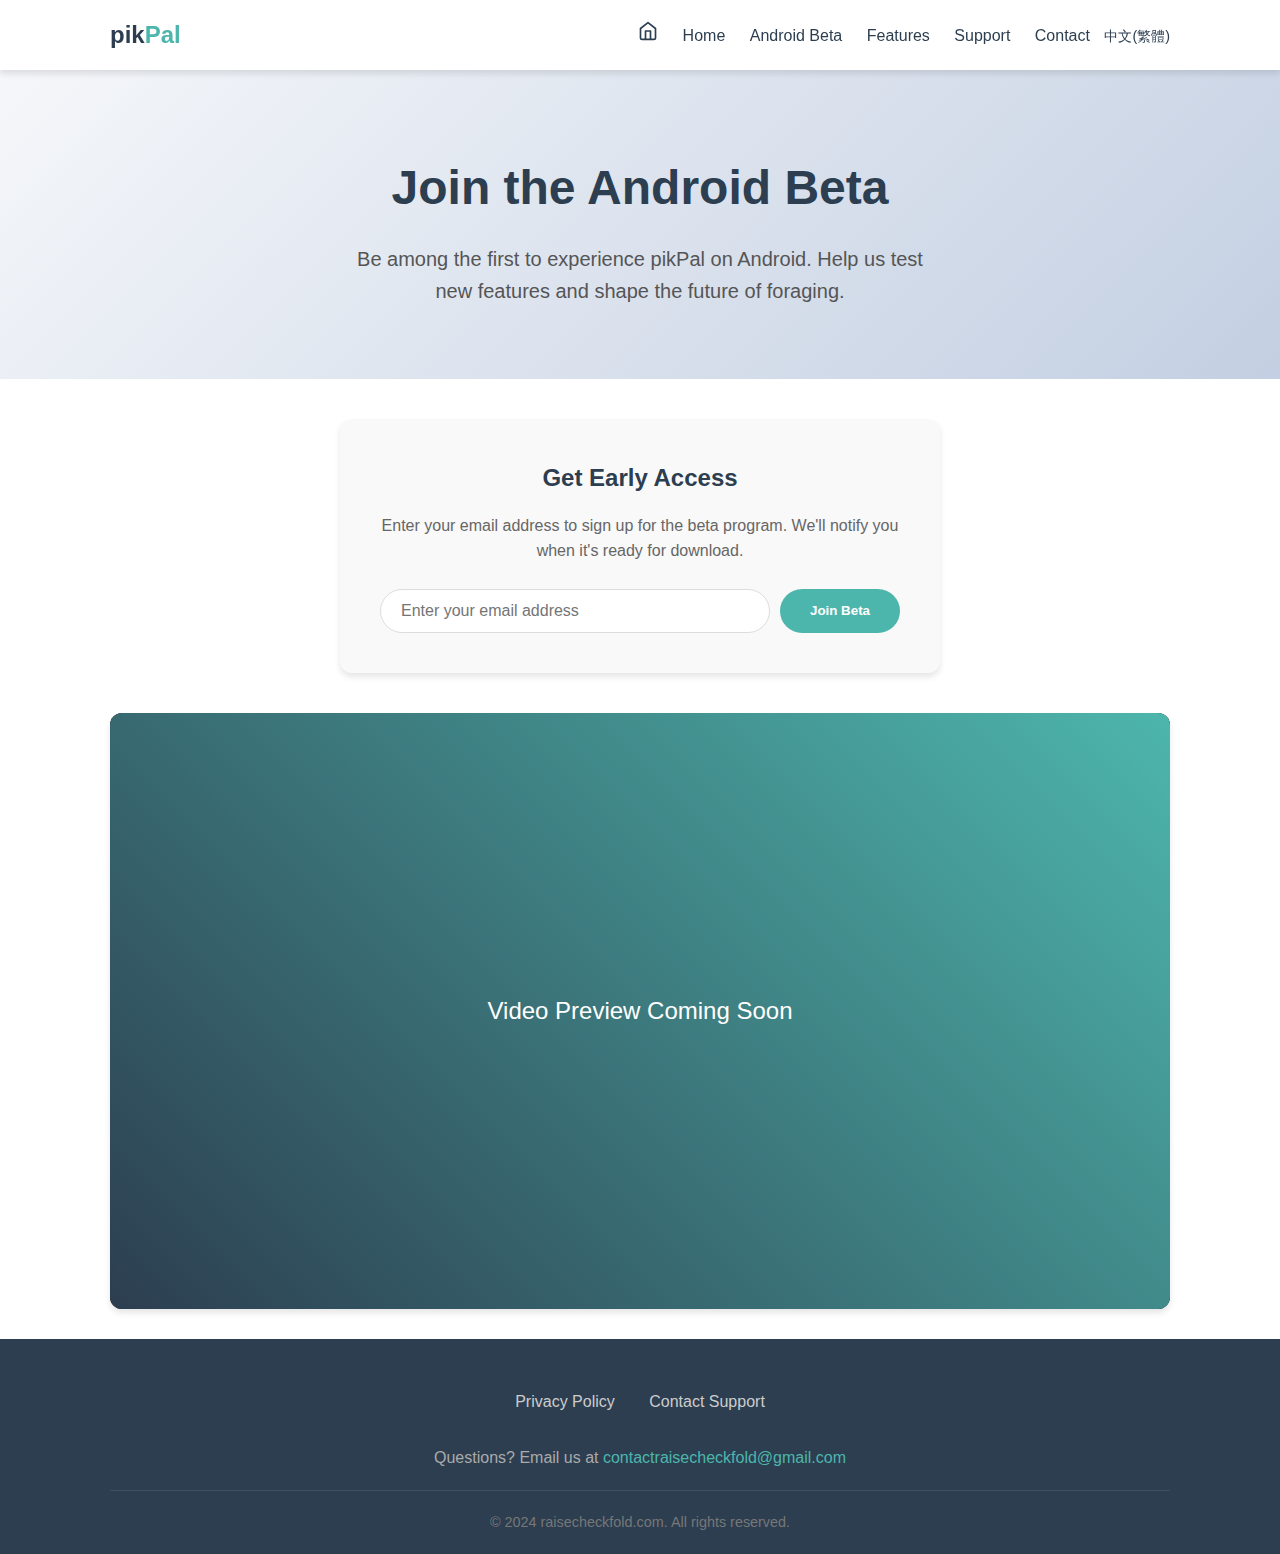
<file: pikpalinfo/android-beta.html>
<!DOCTYPE html>
<html lang="en">

<head>
    <meta charset="UTF-8">
    <meta name="viewport" content="width=device-width, initial-scale=1.0">
    <title>Join the pikPal Android Beta</title>
    <link rel="stylesheet" href="style.css">
</head>

<body>
    <!-- Header -->
    <header>
        <div class="container">
            <nav>
                <a href="index.html" class="logo">pik<span>Pal</span></a>
                <div class="nav-links">
                    <a href="https://www.raisecheckfold.com" aria-label="RaiseCheckFold Home"
                        style="display: inline-flex; align-items: center;">
                        <svg xmlns="http://www.w3.org/2000/svg" width="20" height="20" viewBox="0 0 24 24" fill="none"
                            stroke="currentColor" stroke-width="2" stroke-linecap="round" stroke-linejoin="round">
                            <path d="M3 9l9-7 9 7v11a2 2 0 0 1-2 2H5a2 2 0 0 1-2-2z"></path>
                            <polyline points="9 22 9 12 15 12 15 22"></polyline>
                        </svg>
                    </a>
                    <a href="index.html">Home</a>
                    <a href="android-beta.html">Android Beta</a>
                    <a href="index.html#features">Features</a>
                    <a href="index.html#faq">Support</a>
                    <a href="index.html#contact">Contact</a>
                    <a href="zh-hant/android-beta.html" style="margin-left: 10px; font-size: 0.9em;">中文(繁體)</a>
                </div>
            </nav>
        </div>
    </header>

    <!-- Main Content -->
    <section class="hero" style="min-height: auto; padding-bottom: 40px;">
        <div class="container">
            <div class="hero-content">
                <h1>Join the Android Beta</h1>
                <p>Be among the first to experience pikPal on Android. Help us test new features and shape the future of
                    foraging.</p>
            </div>
        </div>
    </section>

    <section class="container">
        <!-- Signup Form -->
        <div class="beta-signup">
            <h2>Get Early Access</h2>
            <p>Enter your email address to sign up for the beta program. We'll notify you when it's ready for download.
            </p>

            <form id="betaForm" class="signup-form">
                <input type="email" id="email" placeholder="Enter your email address" required>
                <button type="submit">Join Beta</button>
            </form>

            <div id="successMessage" class="success-message">
                <strong>Thank you!</strong> You've been added to the beta list. We'll be in touch soon.
            </div>
        </div>
        <!-- Video Section -->
        <div class="video-container">
            <!-- Replace this div with your actual video embed code (e.g., YouTube iframe) -->
            <div class="video-placeholder">
                <span>Video Preview Coming Soon</span>
            </div>
        </div>


    </section>

    <!-- Footer -->
    <footer>
        <div class="container">
            <div class="footer-links">
                <a href="privacy-policy.html">Privacy Policy</a>
                <a href="mailto:contactraisecheckfold@gmail.com">Contact Support</a>
            </div>
            <div class="contact-info">
                <p>Questions? Email us at <a
                        href="mailto:contactraisecheckfold@gmail.com">contactraisecheckfold@gmail.com</a></p>
            </div>
            <div class="copyright">
                <p>&copy; 2024 raisecheckfold.com. All rights reserved.</p>
            </div>
        </div>
    </footer>

    <script>
        document.getElementById('betaForm').addEventListener('submit', function (e) {
            e.preventDefault();

            const emailInput = document.getElementById('email');
            const email = emailInput.value;
            const successMessage = document.getElementById('successMessage');
            const form = this;

            // Simple email validation regex
            const emailRegex = /^[^\s@]+@[^\s@]+\.[^\s@]+$/;

            if (emailRegex.test(email)) {
                // Send data to backend
                fetch('/submit-email', {
                    method: 'POST',
                    headers: {
                        'Content-Type': 'application/json',
                    },
                    body: JSON.stringify({ email: email }),
                })
                    .then(response => {
                        if (response.ok) {
                            form.style.display = 'none';
                            successMessage.style.display = 'block';
                            console.log('Email submitted:', email);
                        } else {
                            alert('Something went wrong. Please try again.');
                        }
                    })
                    .catch(error => {
                        console.error('Error:', error);
                        alert('Error submitting email. Please try again.');
                    });
            } else {
                alert('Please enter a valid email address.');
            }
        });
    </script>
</body>

</html>
</file>
<file: pikpalinfo/style.css>
:root {
    --primary-color: #4DB6AC;
    --primary-dark: #00897b;
    --secondary-color: #2c3e50;
    --text-color: #333;
    --bg-light: #f9f9f9;
    --white: #ffffff;
    --shadow: 0 4px 6px rgba(0, 0, 0, 0.1);
    --transition: all 0.3s ease;
}

* {
    margin: 0;
    padding: 0;
    box-sizing: border-box;
}

body {
    font-family: -apple-system, BlinkMacSystemFont, "Segoe UI", Roboto, "Helvetica Neue", Arial, sans-serif;
    line-height: 1.6;
    color: var(--text-color);
    background-color: var(--white);
}

/* Layout & Container */
.container {
    max-width: 1100px;
    margin: 0 auto;
    padding: 0 20px;
}

/* Header */
header {
    background-color: var(--white);
    box-shadow: var(--shadow);
    position: sticky;
    top: 0;
    z-index: 1000;
    padding: 1rem 0;
}

nav {
    display: flex;
    justify-content: space-between;
    align-items: center;
}

.logo {
    font-size: 1.5rem;
    font-weight: 700;
    color: var(--secondary-color);
    text-decoration: none;
}

.logo span {
    color: var(--primary-color);
}

.nav-links a {
    margin-left: 20px;
    text-decoration: none;
    color: var(--secondary-color);
    font-weight: 500;
    transition: var(--transition);
}

.nav-links a:hover {
    color: var(--primary-color);
}

/* Hero Section */
.hero {
    padding: 80px 0;
    background: linear-gradient(135deg, #f5f7fa 0%, #c3cfe2 100%);
    text-align: center;
}

.hero-content h1 {
    font-size: 3rem;
    margin-bottom: 1rem;
    color: var(--secondary-color);
}

.hero-content p {
    font-size: 1.25rem;
    color: #555;
    margin-bottom: 2rem;
    max-width: 600px;
    margin-left: auto;
    margin-right: auto;
}

.cta-buttons {
    display: flex;
    justify-content: center;
    gap: 15px;
    margin-bottom: 40px;
}

.btn {
    display: inline-block;
    padding: 12px 30px;
    border-radius: 50px;
    text-decoration: none;
    font-weight: 600;
    transition: var(--transition);
}

.btn-primary {
    background-color: var(--primary-color);
    color: var(--white);
    box-shadow: 0 4px 15px rgba(77, 182, 172, 0.4);
}

.btn-primary:hover {
    background-color: var(--primary-dark);
    transform: translateY(-2px);
}

.btn-secondary {
    background-color: var(--white);
    color: var(--secondary-color);
    border: 1px solid #ddd;
}

.btn-secondary:hover {
    background-color: #f0f0f0;
    transform: translateY(-2px);
}

.hero-image {
    max-width: 80%;
    margin: 0 auto;
    border-radius: 12px;
    box-shadow: 0 20px 40px rgba(0,0,0,0.15);
    overflow: hidden;
}

.hero-image img {
    width: 100%;
    height: auto;
    display: block;
}

/* Features Section */
.features {
    padding: 80px 0;
    background-color: var(--white);
}

.section-title {
    text-align: center;
    margin-bottom: 50px;
    font-size: 2.5rem;
    color: var(--secondary-color);
}

.features-grid {
    display: grid;
    grid-template-columns: repeat(auto-fit, minmax(300px, 1fr));
    gap: 30px;
}

.feature-card {
    background: var(--bg-light);
    padding: 30px;
    border-radius: 12px;
    text-align: center;
    transition: var(--transition);
}

.feature-card:hover {
    transform: translateY(-5px);
    box-shadow: var(--shadow);
}

.feature-icon {
    font-size: 2.5rem;
    margin-bottom: 20px;
    display: inline-block;
}

.feature-card h3 {
    margin-bottom: 15px;
    color: var(--secondary-color);
}

/* FAQ Section */
.faq {
    padding: 80px 0;
    background-color: #f0f4f8;
}

.faq-item {
    background: var(--white);
    margin-bottom: 15px;
    padding: 20px;
    border-radius: 8px;
    box-shadow: 0 2px 4px rgba(0,0,0,0.05);
}

.faq-question {
    font-weight: 700;
    color: var(--secondary-color);
    margin-bottom: 10px;
    display: block;
}

/* Footer */
footer {
    background-color: var(--secondary-color);
    color: var(--white);
    padding: 50px 0 20px;
    text-align: center;
}

.footer-links {
    margin-bottom: 30px;
}

.footer-links a {
    color: #ccc;
    text-decoration: none;
    margin: 0 15px;
    transition: var(--transition);
}

.footer-links a:hover {
    color: var(--primary-color);
}

.contact-info {
    margin-bottom: 20px;
    color: #aaa;
}

.contact-info a {
    color: var(--primary-color);
    text-decoration: none;
}

.copyright {
    color: #777;
    font-size: 0.9rem;
    border-top: 1px solid #3d5166;
    padding-top: 20px;
    margin-top: 20px;
}

/* Responsive */
@media (max-width: 768px) {
    .hero-content h1 {
        font-size: 2.5rem;
    }
    
    .cta-buttons {
        flex-direction: column;
        align-items: center;
    }
    
    .btn {
        width: 100%;
        max-width: 300px;
    }
}

/* Video Container */
.video-container {
    position: relative;
    padding-bottom: 56.25%; /* 16:9 aspect ratio */
    height: 0;
    overflow: hidden;
    max-width: 100%;
    background: #000;
    border-radius: 12px;
    box-shadow: var(--shadow);
    margin: 30px 0;
}

.video-container iframe,
.video-container object,
.video-container embed {
    position: absolute;
    top: 0;
    left: 0;
    width: 100%;
    height: 100%;
}

.video-placeholder {
    position: absolute;
    top: 0;
    left: 0;
    width: 100%;
    height: 100%;
    display: flex;
    align-items: center;
    justify-content: center;
    color: #fff;
    font-size: 1.5rem;
    background: linear-gradient(45deg, #2c3e50, #4DB6AC);
}

/* Beta Signup Form */
.beta-signup {
    background: var(--bg-light);
    padding: 40px;
    border-radius: 12px;
    text-align: center;
    max-width: 600px;
    margin: 40px auto;
    box-shadow: var(--shadow);
}

.beta-signup h2 {
    margin-bottom: 15px;
    color: var(--secondary-color);
}

.beta-signup p {
    margin-bottom: 25px;
    color: #666;
}

.signup-form {
    display: flex;
    gap: 10px;
    flex-wrap: wrap;
    justify-content: center;
}

.signup-form input[type="email"] {
    flex: 1;
    min-width: 250px;
    padding: 12px 20px;
    border: 1px solid #ddd;
    border-radius: 50px;
    font-size: 1rem;
    outline: none;
    transition: var(--transition);
}

.signup-form input[type="email"]:focus {
    border-color: var(--primary-color);
    box-shadow: 0 0 0 3px rgba(77, 182, 172, 0.2);
}

.signup-form button {
    padding: 12px 30px;
    border: none;
    background-color: var(--primary-color);
    color: var(--white);
    border-radius: 50px;
    font-weight: 600;
    cursor: pointer;
    transition: var(--transition);
}

.signup-form button:hover {
    background-color: var(--primary-dark);
    transform: translateY(-2px);
}

.success-message {
    display: none;
    background-color: #e8f5e9;
    color: #2e7d32;
    padding: 15px;
    border-radius: 8px;
    margin-top: 20px;
    border: 1px solid #c8e6c9;
}
</file>
